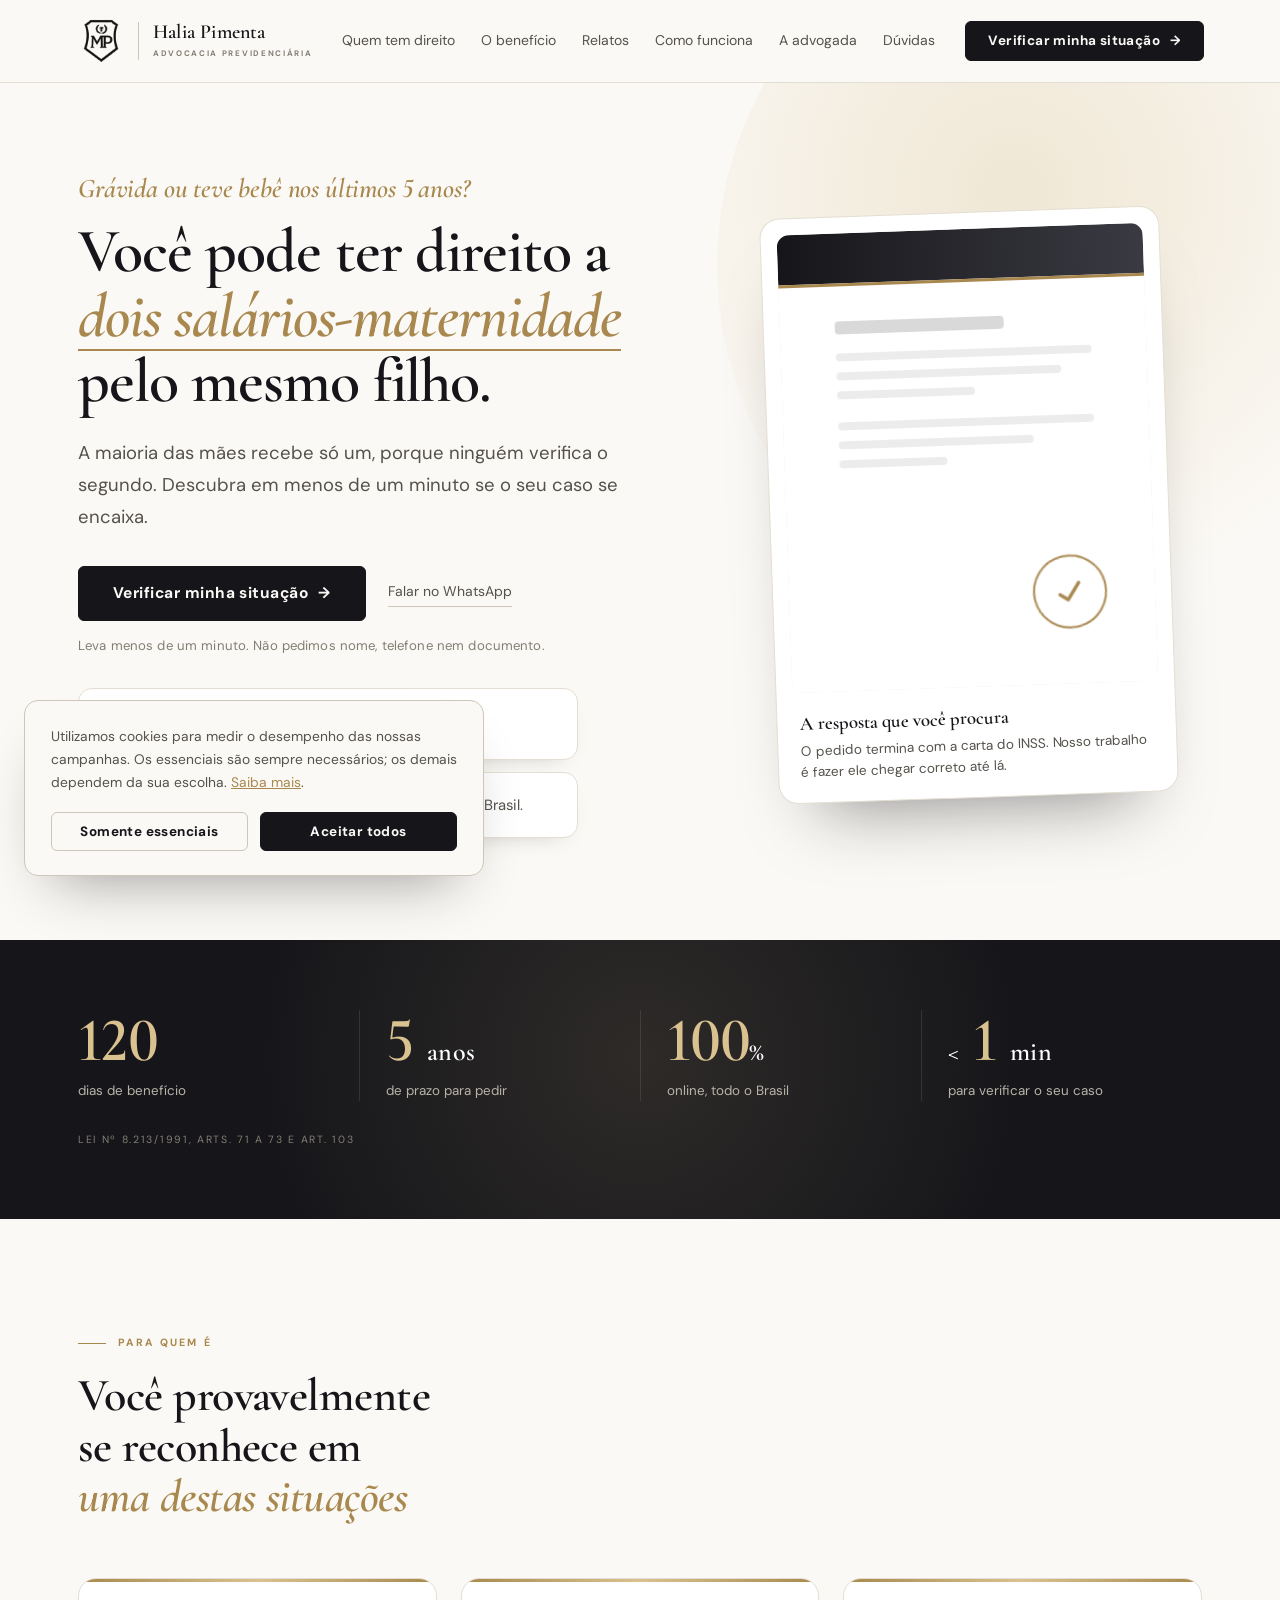
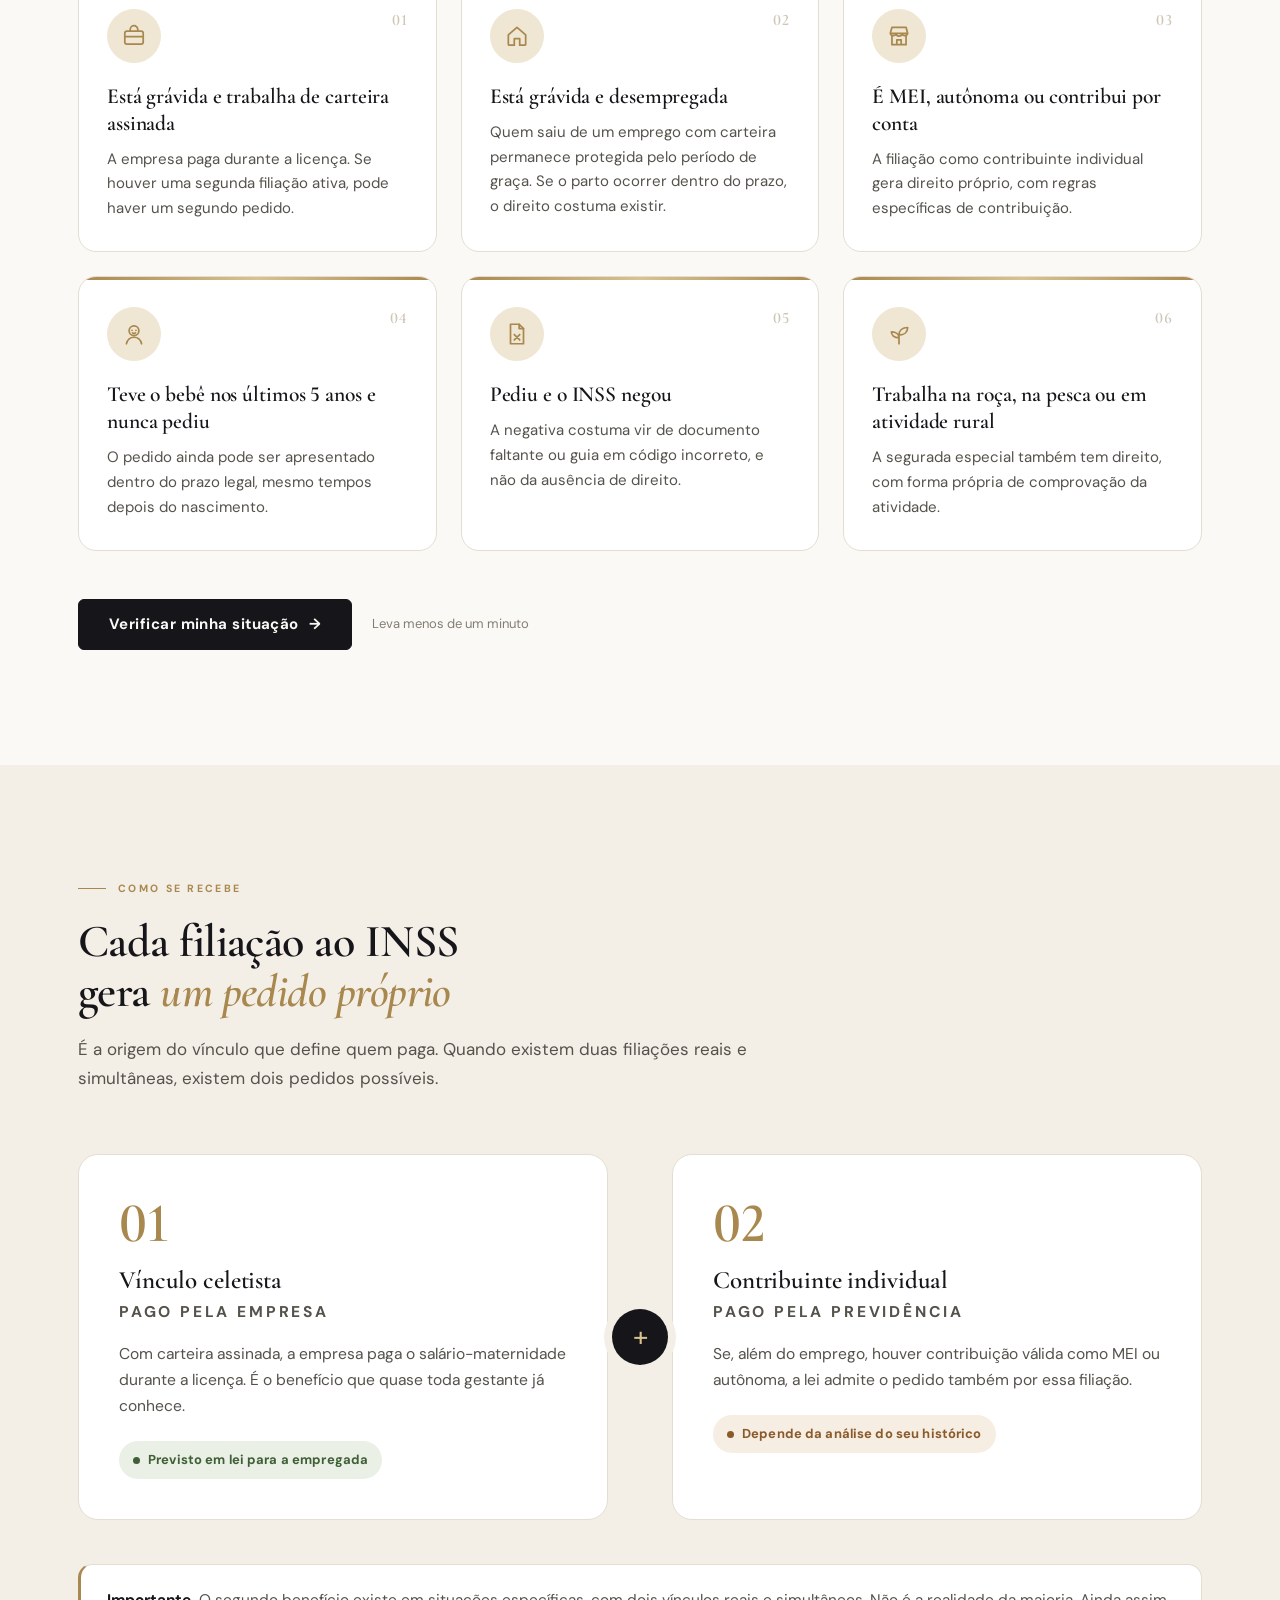
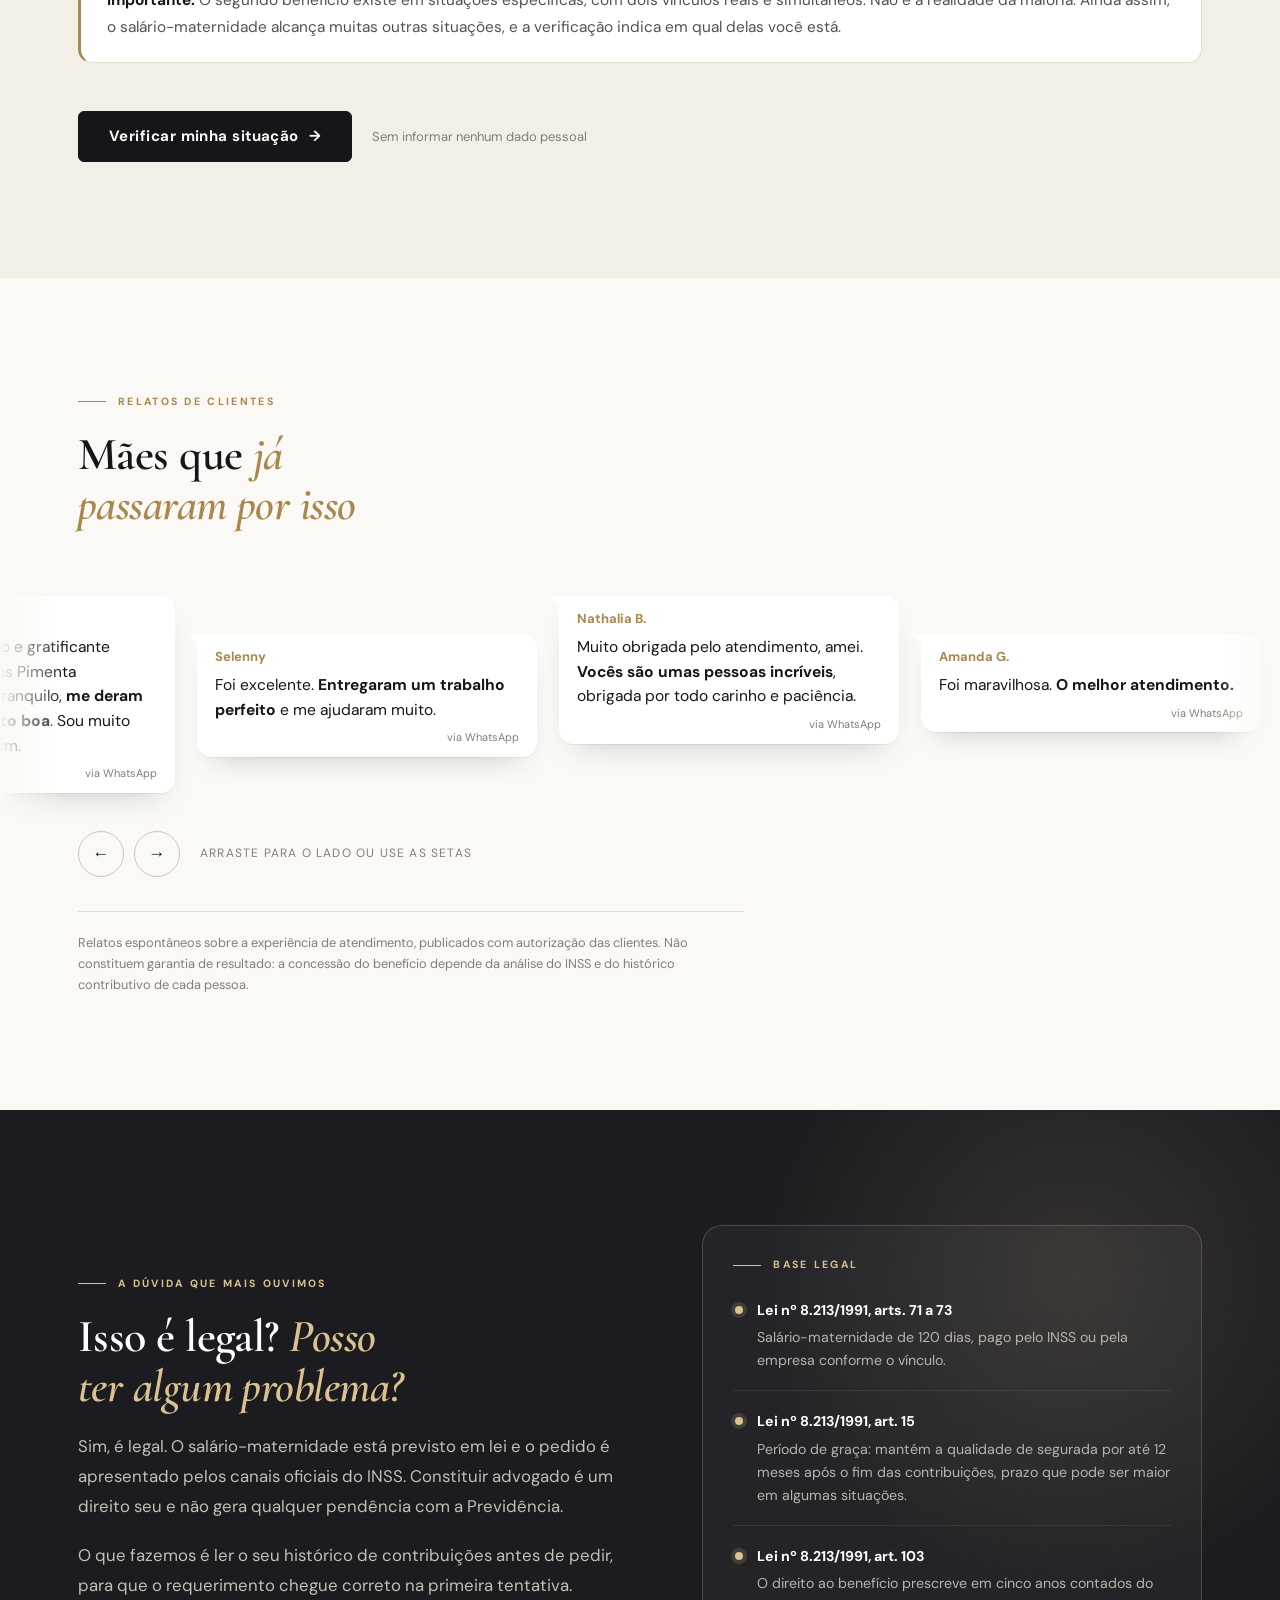
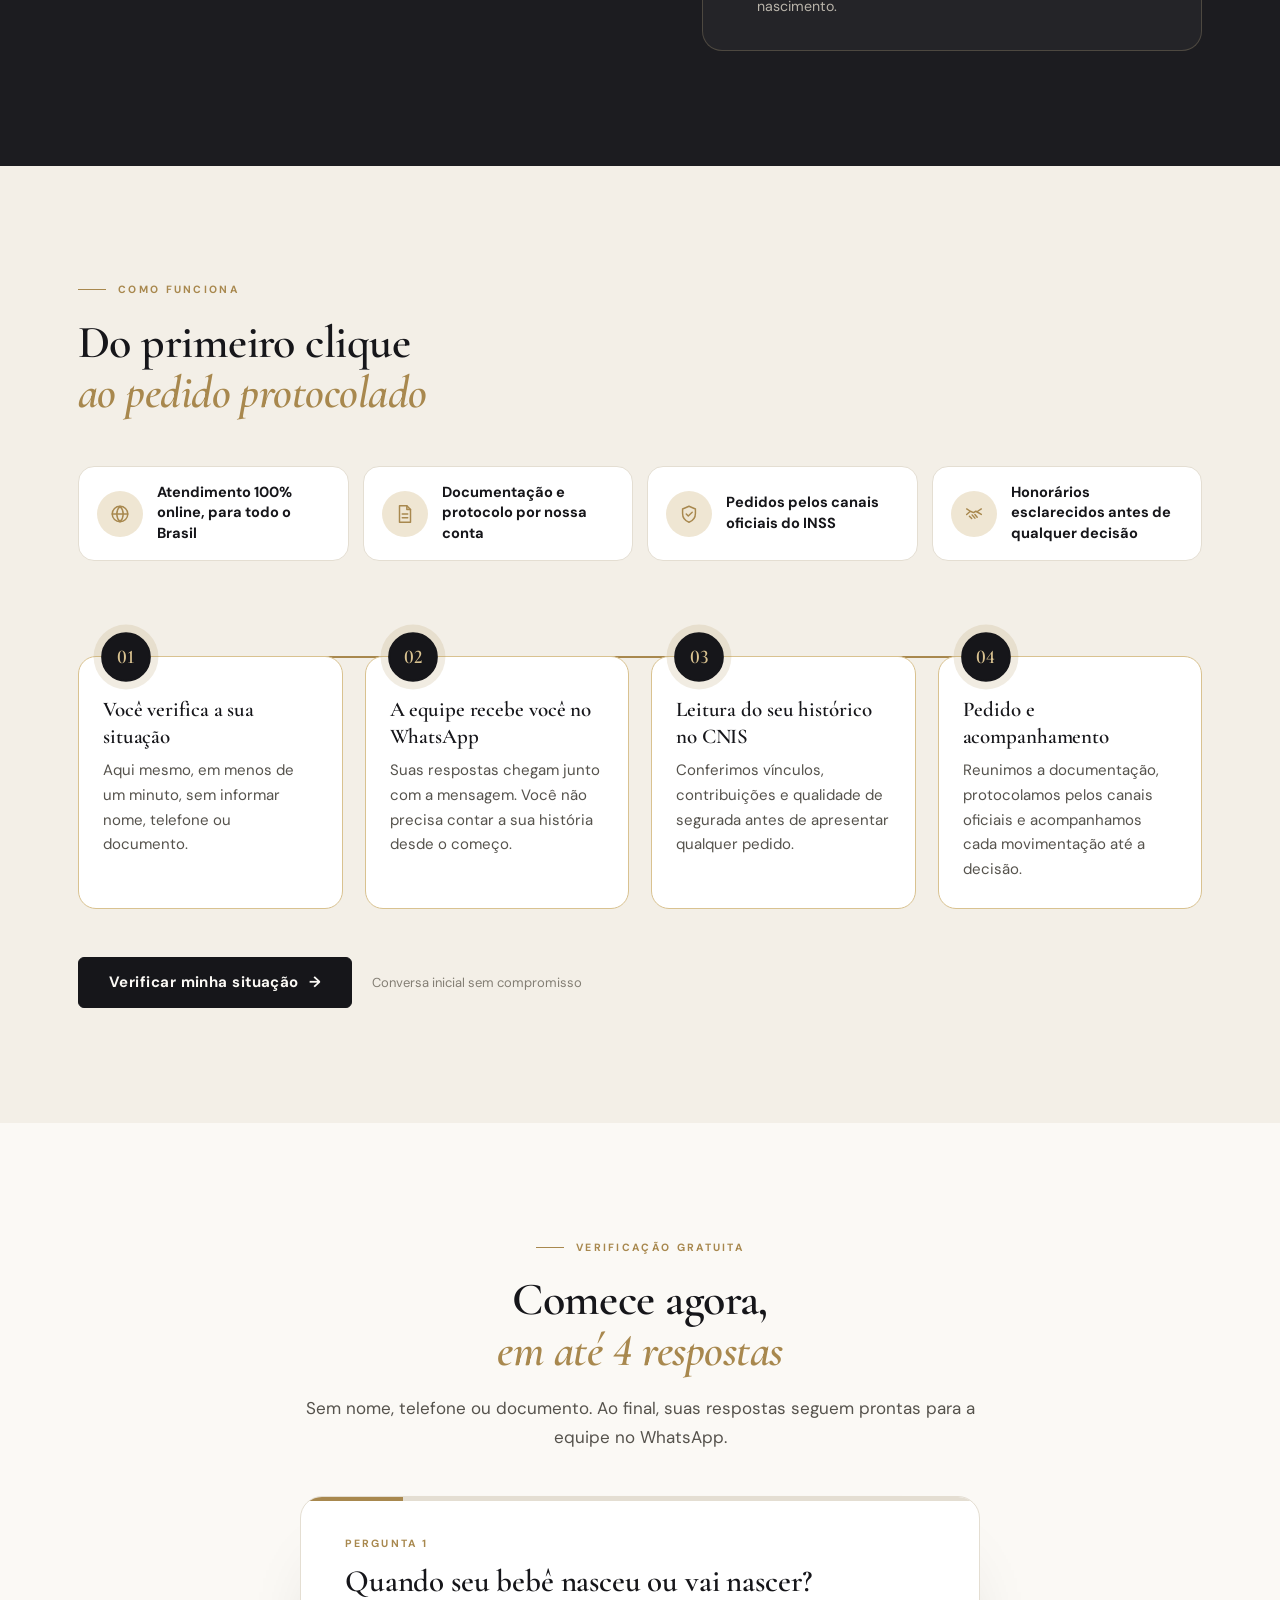
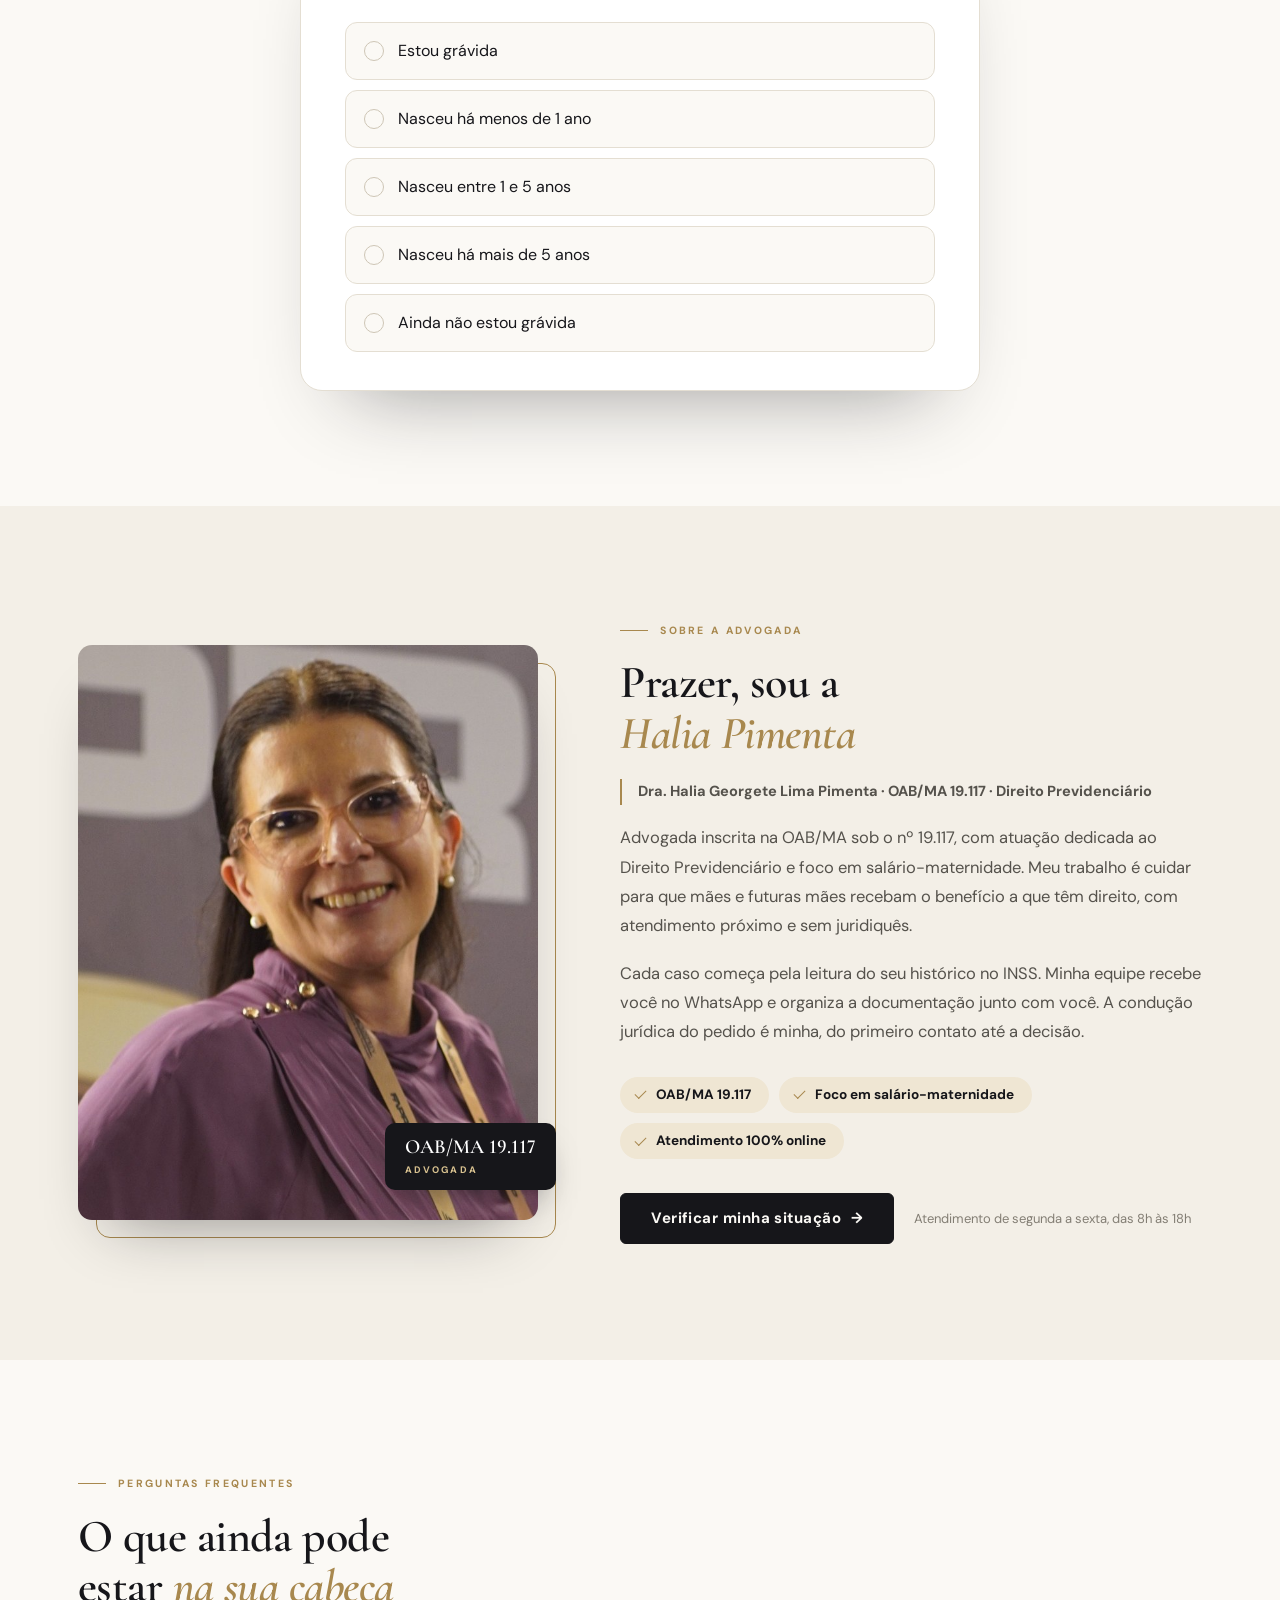
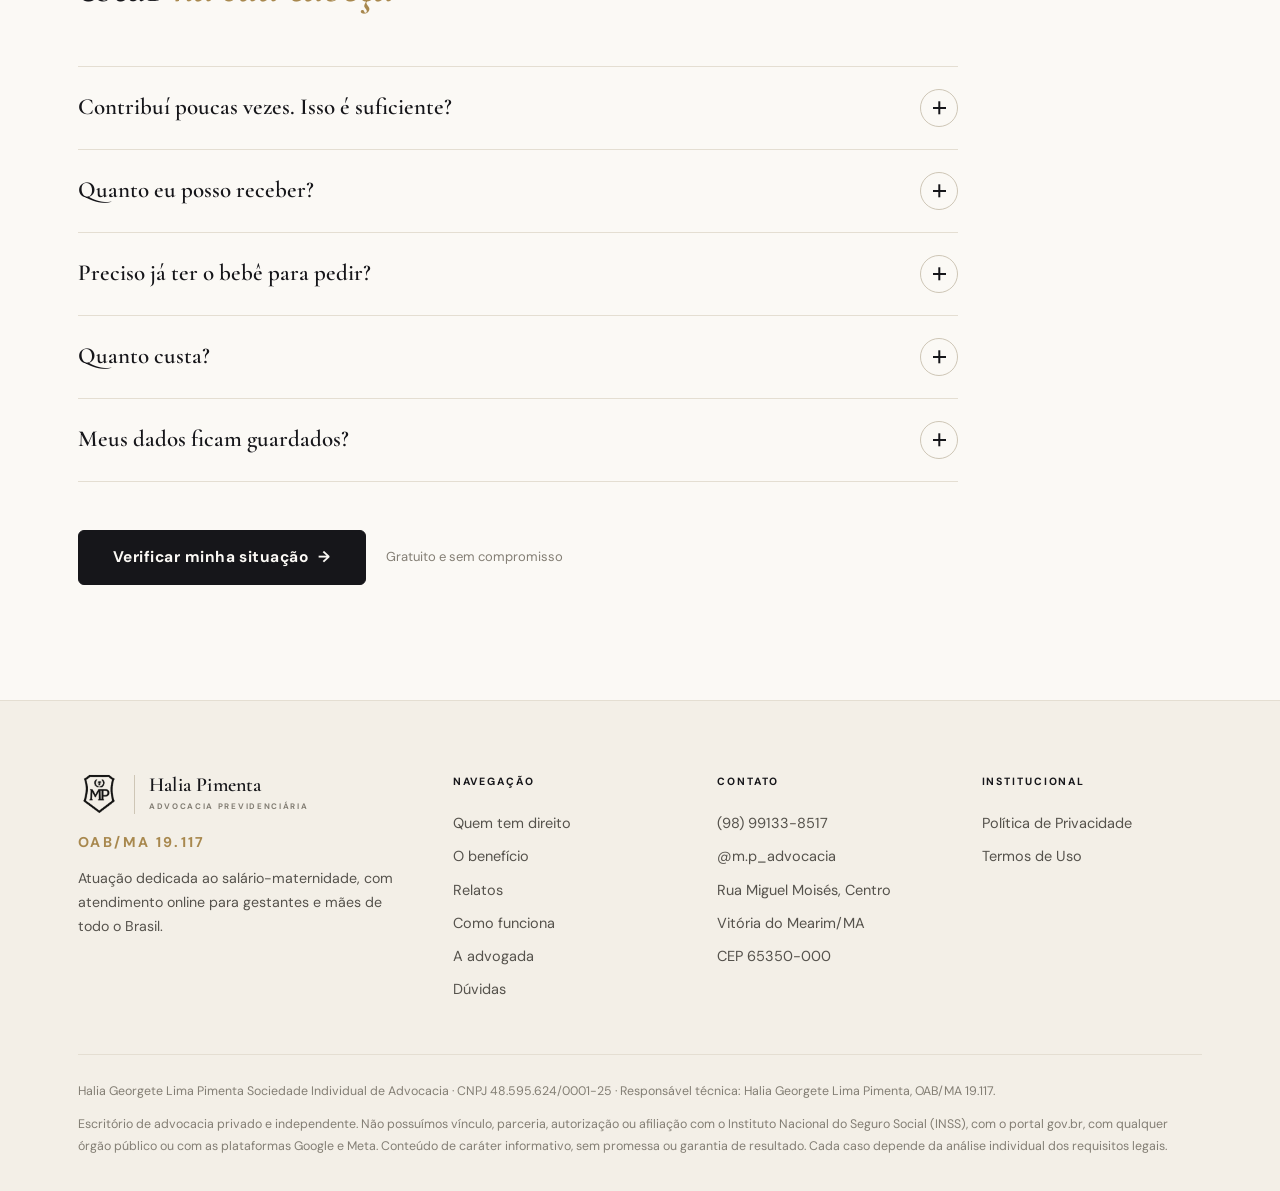
<file: index.html>
<!DOCTYPE html>
<html lang="pt-BR">
<head>
<meta charset="UTF-8">
<meta name="viewport" content="width=device-width, initial-scale=1, viewport-fit=cover">
<title>Salário-Maternidade | Dra. Halia Pimenta, Advocacia Previdenciária, OAB/MA 19.117</title>
<meta name="description" content="Advocacia previdenciária dedicada ao salário-maternidade. Verifique em menos de um minuto se a sua situação se enquadra nos requisitos do benefício. Atendimento online para todo o Brasil.">
<meta name="theme-color" content="#FBF9F5">
<meta property="og:type" content="website">
<meta property="og:locale" content="pt_BR">
<meta property="og:title" content="Salário-Maternidade | Dra. Halia Pimenta, OAB/MA 19.117">
<meta property="og:description" content="Verifique em menos de um minuto se a sua situação se enquadra nos requisitos do salário-maternidade.">
<link rel="icon" href="img/logo.png" type="image/png">

<link rel="preconnect" href="https://fonts.googleapis.com">
<link rel="preconnect" href="https://fonts.gstatic.com" crossorigin>
<link rel="preload" as="style" href="https://fonts.googleapis.com/css2?family=Cormorant+Garamond:ital,wght@0,500;0,600;1,500;1,600&family=DM+Sans:wght@400;700&display=swap">
<link rel="stylesheet" href="https://fonts.googleapis.com/css2?family=Cormorant+Garamond:ital,wght@0,500;0,600;1,500;1,600&family=DM+Sans:wght@400;700&display=swap" media="print" onload="this.media='all'">
<noscript><link rel="stylesheet" href="https://fonts.googleapis.com/css2?family=Cormorant+Garamond:ital,wght@0,500;0,600;1,500;1,600&family=DM+Sans:wght@400;700&display=swap"></noscript>
<link rel="stylesheet" href="styles.css">
</head>
<body>

<!-- Ícones de traço, reaproveitados pelos cartões. -->
<svg width="0" height="0" style="position:absolute" aria-hidden="true">
  <symbol id="i-carteira" viewBox="0 0 24 24"><rect x="3.5" y="7.5" width="17" height="12" rx="2"/><path d="M8.5 7.5V6a3.5 3.5 0 0 1 7 0v1.5M3.5 12.5h17"/></symbol>
  <symbol id="i-casa" viewBox="0 0 24 24"><path d="M4 11 12 4l8 7v8.5a1 1 0 0 1-1 1h-4.5v-6h-5v6H5a1 1 0 0 1-1-1z"/></symbol>
  <symbol id="i-loja" viewBox="0 0 24 24"><path d="M4 9.5 5.5 4h13L20 9.5M4 9.5h16M4 9.5a2.7 2.7 0 0 0 5.3 0 2.7 2.7 0 0 0 5.4 0 2.7 2.7 0 0 0 5.3 0M5.5 12v8h13v-8M10 20v-4.5h4V20"/></symbol>
  <symbol id="i-bebe" viewBox="0 0 24 24"><circle cx="12" cy="9" r="4.5"/><path d="M10.2 8.6h.01M13.8 8.6h.01M10.6 11c.9.7 1.9.7 2.8 0M5 21c1-4 3.6-6 7-6s6 2 7 6"/></symbol>
  <symbol id="i-negado" viewBox="0 0 24 24"><path d="M6 3h8l4 4v14H6z"/><path d="M14 3v4h4M9.5 12.5l5 5M14.5 12.5l-5 5"/></symbol>
  <symbol id="i-rural" viewBox="0 0 24 24"><path d="M12 21v-8M12 13c0-4 3-7 8-7 0 4-3 7-8 7zM12 15.5c0-3-2.5-5.5-7-5.5 0 3 2.5 5.5 7 5.5z"/></symbol>
  <symbol id="i-online" viewBox="0 0 24 24"><circle cx="12" cy="12" r="8.5"/><path d="M3.5 12h17M12 3.5c2.4 2.4 3.5 5.3 3.5 8.5s-1.1 6.1-3.5 8.5M12 3.5C9.6 5.9 8.5 8.8 8.5 12s1.1 6.1 3.5 8.5"/></symbol>
  <symbol id="i-doc" viewBox="0 0 24 24"><path d="M6 3h8l4 4v14H6z"/><path d="M14 3v4h4M9 12h6M9 16h6"/></symbol>
  <symbol id="i-escudo" viewBox="0 0 24 24"><path d="M12 3.5 5 6.5v5c0 4.4 3 8 7 9.5 4-1.5 7-5.1 7-9.5v-5z"/><path d="m9 12 2.2 2.2L15.5 10"/></symbol>
  <symbol id="i-acordo" viewBox="0 0 24 24"><path d="M4 12.5 8 9l3.5 1.5L14 9l6 3.5M8 9 4 6.5M16 9l4-2.5M7 14.5l2.5 2.5M10 13l3 3.5M13 12.5l2.5 3"/></symbol>
  <symbol id="i-check" viewBox="0 0 24 24"><path d="m5 12.5 4.5 4.5L19 7.5"/></symbol>
</svg>

<!-- ===================== CABEÇALHO ===================== -->
<header class="topo">
  <div class="wrap">
    <!-- Mobile: três linhas no canto esquerdo abrem a barra lateral. -->
    <button type="button" class="menu-btn" id="menuBtn" aria-label="Abrir menu de navegação"
            aria-controls="gaveta" aria-expanded="false">
      <span></span><span></span><span></span>
    </button>
    <a class="marca" href="#topo" aria-label="Halia Pimenta, Advocacia Previdenciária">
      <span class="marca-selo" aria-hidden="true">
        <i>H</i>
        <img src="img/logo.png" width="256" height="256" alt="" onerror="this.remove()">
      </span>
      <span class="marca-txt"><b>Halia Pimenta</b><small>Advocacia Previdenciária</small></span>
    </a>
    <!-- Âncoras também servem como sitelinks nos anúncios. -->
    <nav class="menu" aria-label="Navegação principal">
      <a href="#quem-tem-direito" data-secao="quem-tem-direito">Quem tem direito</a>
      <a href="#o-beneficio" data-secao="o-beneficio">O benefício</a>
      <a href="#relatos" data-secao="relatos">Relatos</a>
      <a href="#atendimento" data-secao="atendimento">Como funciona</a>
      <a href="#advogada" data-secao="advogada">A advogada</a>
      <a href="#duvidas" data-secao="duvidas">Dúvidas</a>
    </nav>
    <button type="button" class="btn" data-quiz="header">Verificar minha situação</button>
  </div>
</header>

<!-- ===================== BARRA LATERAL (MOBILE) ===================== -->
<div class="gaveta" id="gaveta" aria-hidden="true">
  <div class="gaveta-fundo" data-fechar-menu></div>
  <nav class="gaveta-painel" role="dialog" aria-modal="true" aria-label="Menu de navegação">
    <div class="gaveta-topo">
      <span class="marca">
        <span class="marca-selo" aria-hidden="true">
          <i>H</i>
          <img src="img/logo.png" width="256" height="256" alt="" onerror="this.remove()">
        </span>
        <span class="marca-txt"><b>Halia Pimenta</b><small>Advocacia Previdenciária</small></span>
      </span>
      <button type="button" class="gaveta-fechar" data-fechar-menu aria-label="Fechar menu">&times;</button>
    </div>

    <ol class="gaveta-links">
      <li><a href="#topo" data-secao="topo"><span>01</span>Início</a></li>
      <li><a href="#quem-tem-direito" data-secao="quem-tem-direito"><span>02</span>Quem tem direito</a></li>
      <li><a href="#o-beneficio" data-secao="o-beneficio"><span>03</span>O benefício</a></li>
      <li><a href="#relatos" data-secao="relatos"><span>04</span>Relatos de clientes</a></li>
      <li><a href="#atendimento" data-secao="atendimento"><span>05</span>Como funciona</a></li>
      <li><a href="#verificar" data-secao="verificar"><span>06</span>Verificação</a></li>
      <li><a href="#advogada" data-secao="advogada"><span>07</span>A advogada</a></li>
      <li><a href="#duvidas" data-secao="duvidas"><span>08</span>Dúvidas</a></li>
    </ol>

    <div class="gaveta-acoes">
      <button type="button" class="btn" data-quiz="menu">Verificar minha situação</button>
      <a class="hedge" data-hedge="menu" href="https://wa.me/5598991338517" target="_blank" rel="noopener">Falar no WhatsApp</a>
    </div>

    <p class="gaveta-rodape">Dra. Halia Pimenta · OAB/MA 19.117<br>Atendimento 100% online, para todo o Brasil</p>
  </nav>
</div>

<main>

<!-- ===================== 1. PROMESSA ===================== -->
<section class="hero" id="topo">
  <div class="wrap hero-grid">
    <div class="hero-texto">
      <p class="chamada">Grávida ou teve bebê nos últimos 5 anos?</p>

      <h1>Você pode ter direito a <em>dois salários-maternidade</em> pelo mesmo filho.</h1>

      <p class="hero-lead">A maioria das mães recebe só um, porque ninguém verifica o segundo.
      Descubra em menos de um minuto se o seu caso se encaixa.</p>

      <div class="hero-acoes">
        <button type="button" class="btn btn-grande" data-quiz="hero">Verificar minha situação</button>
        <a class="hedge" data-hedge="hero" href="https://wa.me/5598991338517" target="_blank" rel="noopener">Falar no WhatsApp</a>
      </div>

      <p class="hero-nota">Leva menos de um minuto. Não pedimos nome, telefone nem documento.</p>

      <div class="destaques">
        <p class="destaque"><svg aria-hidden="true"><use href="#i-bebe"/></svg>
        <span>O pedido pode ser feito em até <b>5 anos</b> depois do nascimento.</span></p>
        <p class="destaque"><svg aria-hidden="true"><use href="#i-escudo"/></svg>
        <span>Atendimento <b>sigiloso</b> e <b>100% online</b>, para todo o Brasil.</span></p>
      </div>
    </div>

    <!-- Prova do hero. Quando a carta real chegar, basta descomentar a <img> com o arquivo
         img/caso-1.webp (dados pessoais tarjados): o selo "Caso real" e a legenda de caso
         aparecem sozinhos. Sem imagem, o cartão mostra um documento ilustrativo e não
         afirma caso nenhum. -->
    <div class="hero-prova">
      <figure class="provinha">
        <span class="provinha-selo" aria-hidden="true">Caso<br>real</span>
        <div class="provinha-doc">
          <div class="doc-ilustra" aria-hidden="true">
            <i></i><i></i><i></i><i></i><i></i><i></i><i></i>
            <span class="doc-check"><svg><use href="#i-check"/></svg></span>
          </div>
          <!-- <img src="img/caso-1.webp" width="600" height="750" alt="Carta de concessão de salário-maternidade emitida pelo INSS, com dados pessoais ocultos"> -->
        </div>
        <figcaption>
          <span class="leg-caso"><b>Carta de concessão emitida</b>
          Documento oficial do INSS confirmando o benefício, obtido após análise jurídica do caso.</span>
          <span class="leg-ilustra"><b>A resposta que você procura</b>
          O pedido termina com a carta do INSS. Nosso trabalho é fazer ele chegar correto até lá.</span>
        </figcaption>
      </figure>
    </div>
  </div>
</section>

<!-- ===================== NÚMEROS ===================== -->
<section class="numeros" aria-label="O benefício em números">
  <div class="wrap">
    <div class="numeros-grid">
      <div class="stat"><b><span data-count="120">120</span></b><small>dias de benefício</small></div>
      <div class="stat"><b><span data-count="5">5</span> <i>anos</i></b><small>de prazo para pedir</small></div>
      <div class="stat"><b><span data-count="100">100</span><i>%</i></b><small>online, todo o Brasil</small></div>
      <div class="stat"><b><i>&lt;</i> <span data-count="1">1</span> <i>min</i></b><small>para verificar o seu caso</small></div>
    </div>
    <p class="numeros-lei">Lei nº 8.213/1991, arts. 71 a 73 e art. 103</p>
  </div>
</section>

<!-- ===================== 2. IDENTIFICAÇÃO ===================== -->
<section id="quem-tem-direito">
  <div class="wrap">
    <div class="cab reveal">
      <span class="eyebrow">Para quem é</span>
      <h2 class="tit">Você provavelmente se reconhece em <em>uma destas situações</em></h2>
    </div>

    <div class="cards-casos">
      <article class="card-caso">
        <span class="card-ico"><svg aria-hidden="true"><use href="#i-carteira"/></svg></span>
        <span class="card-n">01</span>
        <h3>Está grávida e trabalha de carteira assinada</h3>
        <p>A empresa paga durante a licença. Se houver uma segunda filiação ativa, pode haver um
        segundo pedido.</p>
      </article>
      <article class="card-caso">
        <span class="card-ico"><svg aria-hidden="true"><use href="#i-casa"/></svg></span>
        <span class="card-n">02</span>
        <h3>Está grávida e desempregada</h3>
        <p>Quem saiu de um emprego com carteira permanece protegida pelo período de graça. Se o
        parto ocorrer dentro do prazo, o direito costuma existir.</p>
      </article>
      <article class="card-caso">
        <span class="card-ico"><svg aria-hidden="true"><use href="#i-loja"/></svg></span>
        <span class="card-n">03</span>
        <h3>É MEI, autônoma ou contribui por conta</h3>
        <p>A filiação como contribuinte individual gera direito próprio, com regras específicas de
        contribuição.</p>
      </article>
      <article class="card-caso">
        <span class="card-ico"><svg aria-hidden="true"><use href="#i-bebe"/></svg></span>
        <span class="card-n">04</span>
        <h3>Teve o bebê nos últimos 5 anos e nunca pediu</h3>
        <p>O pedido ainda pode ser apresentado dentro do prazo legal, mesmo tempos depois do
        nascimento.</p>
      </article>
      <article class="card-caso">
        <span class="card-ico"><svg aria-hidden="true"><use href="#i-negado"/></svg></span>
        <span class="card-n">05</span>
        <h3>Pediu e o INSS negou</h3>
        <p>A negativa costuma vir de documento faltante ou guia em código incorreto, e não da
        ausência de direito.</p>
      </article>
      <article class="card-caso">
        <span class="card-ico"><svg aria-hidden="true"><use href="#i-rural"/></svg></span>
        <span class="card-n">06</span>
        <h3>Trabalha na roça, na pesca ou em atividade rural</h3>
        <p>A segurada especial também tem direito, com forma própria de comprovação da atividade.</p>
      </article>
    </div>

    <div class="acao-secao reveal">
      <button type="button" class="btn" data-quiz="identificacao">Verificar minha situação</button>
      <span>Leva menos de um minuto</span>
    </div>
  </div>
</section>

<!-- ===================== 3. COMO RECEBER ===================== -->
<section id="o-beneficio" class="sec-papel2">
  <div class="wrap">
    <div class="cab reveal">
      <span class="eyebrow">Como se recebe</span>
      <h2 class="tit">Cada filiação ao INSS gera <em>um pedido próprio</em></h2>
      <p class="sub">É a origem do vínculo que define quem paga. Quando existem duas filiações reais
      e simultâneas, existem dois pedidos possíveis.</p>
    </div>

    <div class="comparativo">
      <div class="via">
        <span class="via-ordem">01</span>
        <h3>Vínculo celetista</h3>
        <p class="via-fonte">Pago pela empresa</p>
        <p>Com carteira assinada, a empresa paga o salário-maternidade durante a licença. É o
        benefício que quase toda gestante já conhece.</p>
        <span class="via-estado garantido">Previsto em lei para a empregada</span>
      </div>

      <span class="via-mais reveal" aria-hidden="true">+</span>

      <div class="via">
        <span class="via-ordem">02</span>
        <h3>Contribuinte individual</h3>
        <p class="via-fonte">Pago pela Previdência</p>
        <p>Se, além do emprego, houver contribuição válida como MEI ou autônoma, a lei admite o
        pedido também por essa filiação.</p>
        <span class="via-estado condicional">Depende da análise do seu histórico</span>
      </div>
    </div>

    <p class="ressalva reveal"><strong>Importante.</strong> O segundo benefício existe em situações
    específicas, com dois vínculos reais e simultâneos. Não é a realidade da maioria. Ainda assim,
    o salário-maternidade alcança muitas outras situações, e a verificação indica em qual delas
    você está.</p>

    <div class="acao-secao reveal">
      <button type="button" class="btn" data-quiz="beneficio">Verificar minha situação</button>
      <span>Sem informar nenhum dado pessoal</span>
    </div>
  </div>
</section>

<!-- ===================== 4. RELATOS ===================== -->
<section id="relatos" class="relatos">
  <div class="wrap">
    <div class="cab reveal">
      <span class="eyebrow">Relatos de clientes</span>
      <h2 class="tit">Mães que <em>já passaram por isso</em></h2>
    </div>
  </div>

  <!-- Mensagens transcritas dos prints, em formato de conversa. O script clona a
       faixa para o loop contínuo; os clones ficam fora da árvore de acessibilidade. -->
  <div class="relatos-trilho" id="relatosTrilho" tabindex="0" role="region"
       aria-roledescription="carrossel" aria-label="Relatos de clientes. Use as setas para navegar.">
    <div class="chat-faixa" id="relatosFaixa">
      <figure class="msg">
        <figcaption class="msg-nome">Kawanny V.</figcaption>
        <blockquote><p>Foi muito maravilhoso e gratificante trabalhar com a Matos Pimenta Advocacia,
        foi tudo tranquilo, <strong>me deram uma confiança muito boa</strong>. Sou muito grata por me
        ajudarem.</p></blockquote>
        <span class="msg-via">via WhatsApp</span>
        <span class="digitando" aria-hidden="true"><i></i><i></i><i></i></span>
      </figure>

      <figure class="msg">
        <figcaption class="msg-nome">Selenny</figcaption>
        <blockquote><p>Foi excelente. <strong>Entregaram um trabalho perfeito</strong> e me ajudaram
        muito.</p></blockquote>
        <span class="msg-via">via WhatsApp</span>
        <span class="digitando" aria-hidden="true"><i></i><i></i><i></i></span>
      </figure>

      <figure class="msg">
        <figcaption class="msg-nome">Nathalia B.</figcaption>
        <blockquote><p>Muito obrigada pelo atendimento, amei. <strong>Vocês são umas pessoas
        incríveis</strong>, obrigada por todo carinho e paciência.</p></blockquote>
        <span class="msg-via">via WhatsApp</span>
        <span class="digitando" aria-hidden="true"><i></i><i></i><i></i></span>
      </figure>

      <figure class="msg">
        <figcaption class="msg-nome">Amanda G.</figcaption>
        <blockquote><p>Foi maravilhosa. <strong>O melhor atendimento.</strong></p></blockquote>
        <span class="msg-via">via WhatsApp</span>
        <span class="digitando" aria-hidden="true"><i></i><i></i><i></i></span>
      </figure>
    </div>
  </div>

  <div class="wrap">
    <div class="relatos-ctrl">
      <button type="button" class="ctrl" data-relatos="-1" aria-label="Relato anterior">&larr;</button>
      <button type="button" class="ctrl" data-relatos="1" aria-label="Próximo relato">&rarr;</button>
      <span class="relatos-dica" aria-hidden="true">Arraste para o lado ou use as setas</span>
    </div>

    <p class="nota-legal">Relatos espontâneos sobre a experiência de atendimento, publicados com
    autorização das clientes. Não constituem garantia de resultado: a concessão do benefício
    depende da análise do INSS e do histórico contributivo de cada pessoa.</p>
  </div>
</section>

<!-- ===================== 5. DÚVIDA PRINCIPAL + BASE LEGAL ===================== -->
<section class="duvida sec-escura">
  <div class="wrap duvida-grid">
    <div class="reveal">
      <span class="eyebrow">A dúvida que mais ouvimos</span>
      <h2 class="tit">Isso é legal? <em>Posso ter algum problema?</em></h2>
      <p class="txt">Sim, é legal. O salário-maternidade está previsto em lei e o pedido é
      apresentado pelos canais oficiais do INSS. Constituir advogado é um direito seu e não gera
      qualquer pendência com a Previdência.</p>
      <p class="txt">O que fazemos é ler o seu histórico de contribuições antes de pedir, para que o
      requerimento chegue correto na primeira tentativa.</p>
    </div>

    <aside class="base-legal reveal" aria-label="Base legal">
      <span class="eyebrow">Base legal</span>
      <dl>
        <div><dt>Lei nº 8.213/1991, arts. 71 a 73</dt>
        <dd>Salário-maternidade de 120 dias, pago pelo INSS ou pela empresa conforme o vínculo.</dd></div>
        <div><dt>Lei nº 8.213/1991, art. 15</dt>
        <dd>Período de graça: mantém a qualidade de segurada por até 12 meses após o fim das
        contribuições, prazo que pode ser maior em algumas situações.</dd></div>
        <div><dt>Lei nº 8.213/1991, art. 103</dt>
        <dd>O direito ao benefício prescreve em cinco anos contados do nascimento.</dd></div>
      </dl>
    </aside>
  </div>
</section>

<!-- ===================== 6. ATENDIMENTO ===================== -->
<section id="atendimento" class="sec-papel2">
  <div class="wrap">
    <div class="cab reveal">
      <span class="eyebrow">Como funciona</span>
      <h2 class="tit">Do primeiro clique <em>ao pedido protocolado</em></h2>
    </div>

    <ul class="compromissos">
      <li><span class="card-ico"><svg aria-hidden="true"><use href="#i-online"/></svg></span>
        Atendimento 100% online, para todo o Brasil</li>
      <li><span class="card-ico"><svg aria-hidden="true"><use href="#i-doc"/></svg></span>
        Documentação e protocolo por nossa conta</li>
      <li><span class="card-ico"><svg aria-hidden="true"><use href="#i-escudo"/></svg></span>
        Pedidos pelos canais oficiais do INSS</li>
      <li><span class="card-ico"><svg aria-hidden="true"><use href="#i-acordo"/></svg></span>
        Honorários esclarecidos antes de qualquer decisão</li>
    </ul>

    <div class="etapas" id="etapas">
      <article class="etapa">
        <span class="etapa-n">01</span>
        <h3>Você verifica a sua situação</h3>
        <p>Aqui mesmo, em menos de um minuto, sem informar nome, telefone ou documento.</p>
      </article>
      <article class="etapa">
        <span class="etapa-n">02</span>
        <h3>A equipe recebe você no WhatsApp</h3>
        <p>Suas respostas chegam junto com a mensagem. Você não precisa contar a sua história
        desde o começo.</p>
      </article>
      <article class="etapa">
        <span class="etapa-n">03</span>
        <h3>Leitura do seu histórico no CNIS</h3>
        <p>Conferimos vínculos, contribuições e qualidade de segurada antes de apresentar
        qualquer pedido.</p>
      </article>
      <article class="etapa">
        <span class="etapa-n">04</span>
        <h3>Pedido e acompanhamento</h3>
        <p>Reunimos a documentação, protocolamos pelos canais oficiais e acompanhamos cada
        movimentação até a decisão.</p>
      </article>
    </div>

    <div class="acao-secao reveal">
      <button type="button" class="btn" data-quiz="atendimento">Verificar minha situação</button>
      <span>Conversa inicial sem compromisso</span>
    </div>
  </div>
</section>

<!-- ===================== 7. VERIFICAÇÃO NA PÁGINA ===================== -->
<!-- A primeira pergunta do quiz já aparece aqui. Ao escolher, o modal abre
     direto na pergunta seguinte, com a resposta registrada. -->
<section id="verificar" class="verificar">
  <div class="wrap">
    <div class="cab cab-centro reveal">
      <span class="eyebrow">Verificação gratuita</span>
      <h2 class="tit">Comece agora, <em>em até 4 respostas</em></h2>
      <p class="sub">Sem nome, telefone ou documento. Ao final, suas respostas seguem prontas para a
      equipe no WhatsApp.</p>
    </div>

    <div class="vq reveal">
      <div class="vq-barra"><i></i></div>
      <p class="vq-passo">Pergunta 1</p>
      <h3 class="vq-pergunta">Quando seu bebê nasceu ou vai nascer?</h3>
      <div class="vq-opcoes">
        <button type="button" class="vq-op" data-v="gravida"><span class="b"></span>Estou grávida</button>
        <button type="button" class="vq-op" data-v="menos1"><span class="b"></span>Nasceu há menos de 1 ano</button>
        <button type="button" class="vq-op" data-v="1a5"><span class="b"></span>Nasceu entre 1 e 5 anos</button>
        <button type="button" class="vq-op" data-v="mais5"><span class="b"></span>Nasceu há mais de 5 anos</button>
        <button type="button" class="vq-op" data-v="naoainda"><span class="b"></span>Ainda não estou grávida</button>
      </div>
    </div>
  </div>
</section>

<!-- ===================== 8. QUEM RESOLVE ===================== -->
<section id="advogada" class="sobre sec-papel2">
  <div class="wrap">
    <div class="sobre-grid reveal">
      <figure class="retrato">
        <img src="img/halia.jpg" width="707" height="884" loading="lazy" decoding="async"
             alt="Dra. Halia Georgete Lima Pimenta, advogada previdenciária">
        <figcaption class="retrato-selo">
          <b>OAB/MA 19.117</b>
          <span>Advogada</span>
        </figcaption>
      </figure>

      <div class="sobre-txt">
        <span class="eyebrow">Sobre a advogada</span>
        <h2 class="tit">Prazer, sou a <em>Halia Pimenta</em></h2>

        <p class="sobre-linha">Dra. Halia Georgete Lima Pimenta · OAB/MA 19.117 · Direito
        Previdenciário</p>

        <p>Advogada inscrita na OAB/MA sob o nº 19.117, com atuação dedicada ao Direito
        Previdenciário e foco em salário-maternidade. Meu trabalho é cuidar para que mães e futuras
        mães recebam o benefício a que têm direito, com atendimento próximo e sem juridiquês.</p>

        <p>Cada caso começa pela leitura do seu histórico no INSS. Minha equipe recebe você no
        WhatsApp e organiza a documentação junto com você. A condução jurídica do pedido é minha,
        do primeiro contato até a decisão.</p>

        <ul class="selos">
          <li>OAB/MA 19.117</li>
          <li>Foco em salário-maternidade</li>
          <li>Atendimento 100% online</li>
        </ul>

        <div class="acao-secao">
          <button type="button" class="btn" data-quiz="advogada">Verificar minha situação</button>
          <span>Atendimento de segunda a sexta, das 8h às 18h</span>
        </div>
      </div>
    </div>
  </div>
</section>

<!-- ===================== 9. DÚVIDAS ===================== -->
<section id="duvidas" class="faq">
  <div class="wrap">
    <div class="cab reveal">
      <span class="eyebrow">Perguntas frequentes</span>
      <h2 class="tit">O que ainda pode estar <em>na sua cabeça</em></h2>
    </div>

    <div class="faq-lista reveal">
      <details>
        <summary>Contribuí poucas vezes. Isso é suficiente?<span class="faq-ico" aria-hidden="true"></span></summary>
        <p class="resp">Depende da sua categoria de segurada. As regras de carência variam entre
        empregada, contribuinte individual, facultativa e segurada especial. A análise do CNIS é o
        que responde com segurança no seu caso.</p>
      </details>
      <details>
        <summary>Quanto eu posso receber?<span class="faq-ico" aria-hidden="true"></span></summary>
        <p class="resp">Depende do seu histórico de contribuições. Não estimamos valores sem antes
        analisar o CNIS, porque qualquer número dito fora dessa análise seria especulação.</p>
      </details>
      <details>
        <summary>Preciso já ter o bebê para pedir?<span class="faq-ico" aria-hidden="true"></span></summary>
        <p class="resp">O momento certo depende do seu caso: gestação, parto ou adoção. Na
        verificação e na conversa seguinte explicamos qual é a etapa adequada para você.</p>
      </details>
      <details>
        <summary>Quanto custa?<span class="faq-ico" aria-hidden="true"></span></summary>
        <p class="resp">A conversa inicial é sem compromisso. Os honorários são esclarecidos de
        forma clara antes de qualquer decisão, observados os parâmetros da tabela da OAB.</p>
      </details>
      <details>
        <summary>Meus dados ficam guardados?<span class="faq-ico" aria-hidden="true"></span></summary>
        <p class="resp">A verificação não solicita nome, telefone ou documento, e nenhuma resposta
        é armazenada. Elas apenas compõem o texto da mensagem no seu próprio WhatsApp. Veja a
        <a href="politica-privacidade.html">Política de Privacidade</a>.</p>
      </details>
    </div>

    <div class="acao-secao reveal">
      <button type="button" class="btn btn-grande" data-quiz="faq">Verificar minha situação</button>
      <span>Gratuito e sem compromisso</span>
    </div>
  </div>
</section>

</main>

<!-- ===================== RODAPÉ ===================== -->
<footer class="rodape">
  <div class="wrap">
    <div class="rod-grid">
      <div class="rod-marca">
        <div class="marca">
          <span class="marca-selo" aria-hidden="true">
            <i>H</i>
            <img src="img/logo.png" width="256" height="256" alt="" onerror="this.remove()">
          </span>
          <span class="marca-txt"><b>Halia Pimenta</b><small>Advocacia Previdenciária</small></span>
        </div>
        <p class="rod-oab">OAB/MA 19.117</p>
        <p>Atuação dedicada ao salário-maternidade, com atendimento online para gestantes e mães
        de todo o Brasil.</p>
      </div>

      <div>
        <h5>Navegação</h5>
        <ul class="rod-lista">
          <li><a href="#quem-tem-direito">Quem tem direito</a></li>
          <li><a href="#o-beneficio">O benefício</a></li>
          <li><a href="#relatos">Relatos</a></li>
          <li><a href="#atendimento">Como funciona</a></li>
          <li><a href="#advogada">A advogada</a></li>
          <li><a href="#duvidas">Dúvidas</a></li>
        </ul>
      </div>

      <div>
        <h5>Contato</h5>
        <ul class="rod-lista">
          <li><a href="https://wa.me/5598991338517" target="_blank" rel="noopener">(98) 99133-8517</a></li>
          <li><a href="https://www.instagram.com/m.p_advocacia/" target="_blank" rel="noopener">@m.p_advocacia</a></li>
          <li>Rua Miguel Moisés, Centro</li>
          <li>Vitória do Mearim/MA</li>
          <li>CEP 65350-000</li>
        </ul>
      </div>

      <div>
        <h5>Institucional</h5>
        <ul class="rod-lista">
          <li><a href="politica-privacidade.html">Política de Privacidade</a></li>
          <li><a href="termos-de-uso.html">Termos de Uso</a></li>
        </ul>
      </div>
    </div>

    <div class="rod-legal">
      <p>Halia Georgete Lima Pimenta Sociedade Individual de Advocacia · CNPJ 48.595.624/0001-25 ·
      Responsável técnica: Halia Georgete Lima Pimenta, OAB/MA 19.117.</p>
      <p>Escritório de advocacia privado e independente. Não possuímos vínculo, parceria,
      autorização ou afiliação com o Instituto Nacional do Seguro Social (INSS), com o portal
      gov.br, com qualquer órgão público ou com as plataformas Google e Meta. Conteúdo de caráter
      informativo, sem promessa ou garantia de resultado. Cada caso depende da análise individual
      dos requisitos legais.</p>
    </div>
  </div>
</footer>

<!-- ===================== BARRA FIXA (MOBILE) ===================== -->
<div class="barra-fixa" id="barraFixa">
  <button type="button" class="btn" data-quiz="barra_fixa">Verificar minha situação</button>
  <span>Menos de 1 minuto</span>
</div>

<!-- ===================== VERIFICAÇÃO ===================== -->
<div class="sq-modal" id="sqModal" role="dialog" aria-modal="true" aria-labelledby="sqTitulo">
  <div class="sq-painel">
    <div class="sq-topo">
      <div class="sq-medidor">
        <div class="sq-barra"><i id="sqBarra"></i></div>
        <span id="sqPct">Análise 0% concluída</span>
      </div>
      <button type="button" class="sq-fechar" id="sqFechar" aria-label="Fechar verificação">&times;</button>
    </div>
    <div class="sq-corpo" id="sqCorpo"></div>
    <div class="sq-rodape">
      Nenhuma resposta é armazenada · <a href="politica-privacidade.html">Privacidade</a>
    </div>
  </div>
</div>

<!-- ===================== COOKIES ===================== -->
<div class="cookie" id="cookieBanner">
  <p>Utilizamos cookies para medir o desempenho das nossas campanhas. Os essenciais são sempre
  necessários; os demais dependem da sua escolha.
  <a href="politica-privacidade.html">Saiba mais</a>.</p>
  <div class="cookie-acoes">
    <button type="button" class="btn recusar" id="ckRecusar">Somente essenciais</button>
    <button type="button" class="btn" id="ckAceitar">Aceitar todos</button>
  </div>
</div>

<script src="script.js" defer></script>
</body>
</html>
</file>
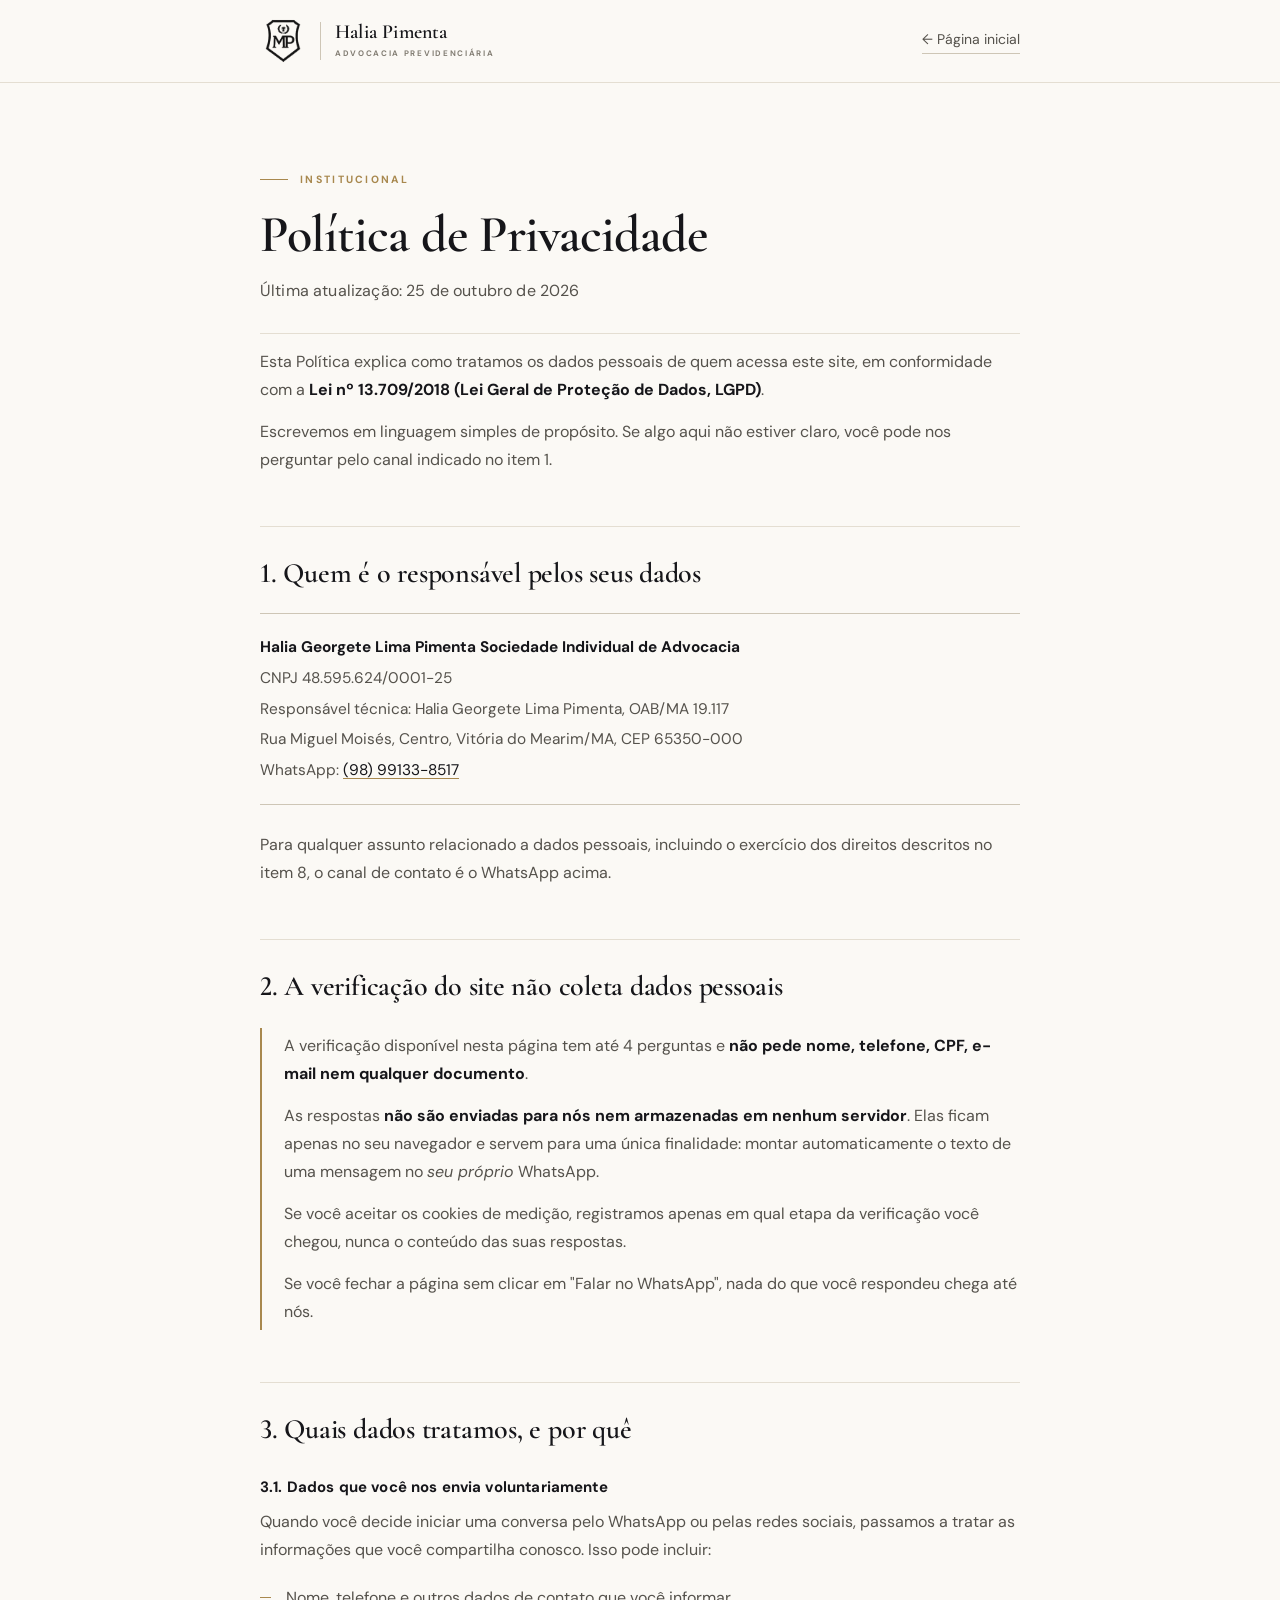
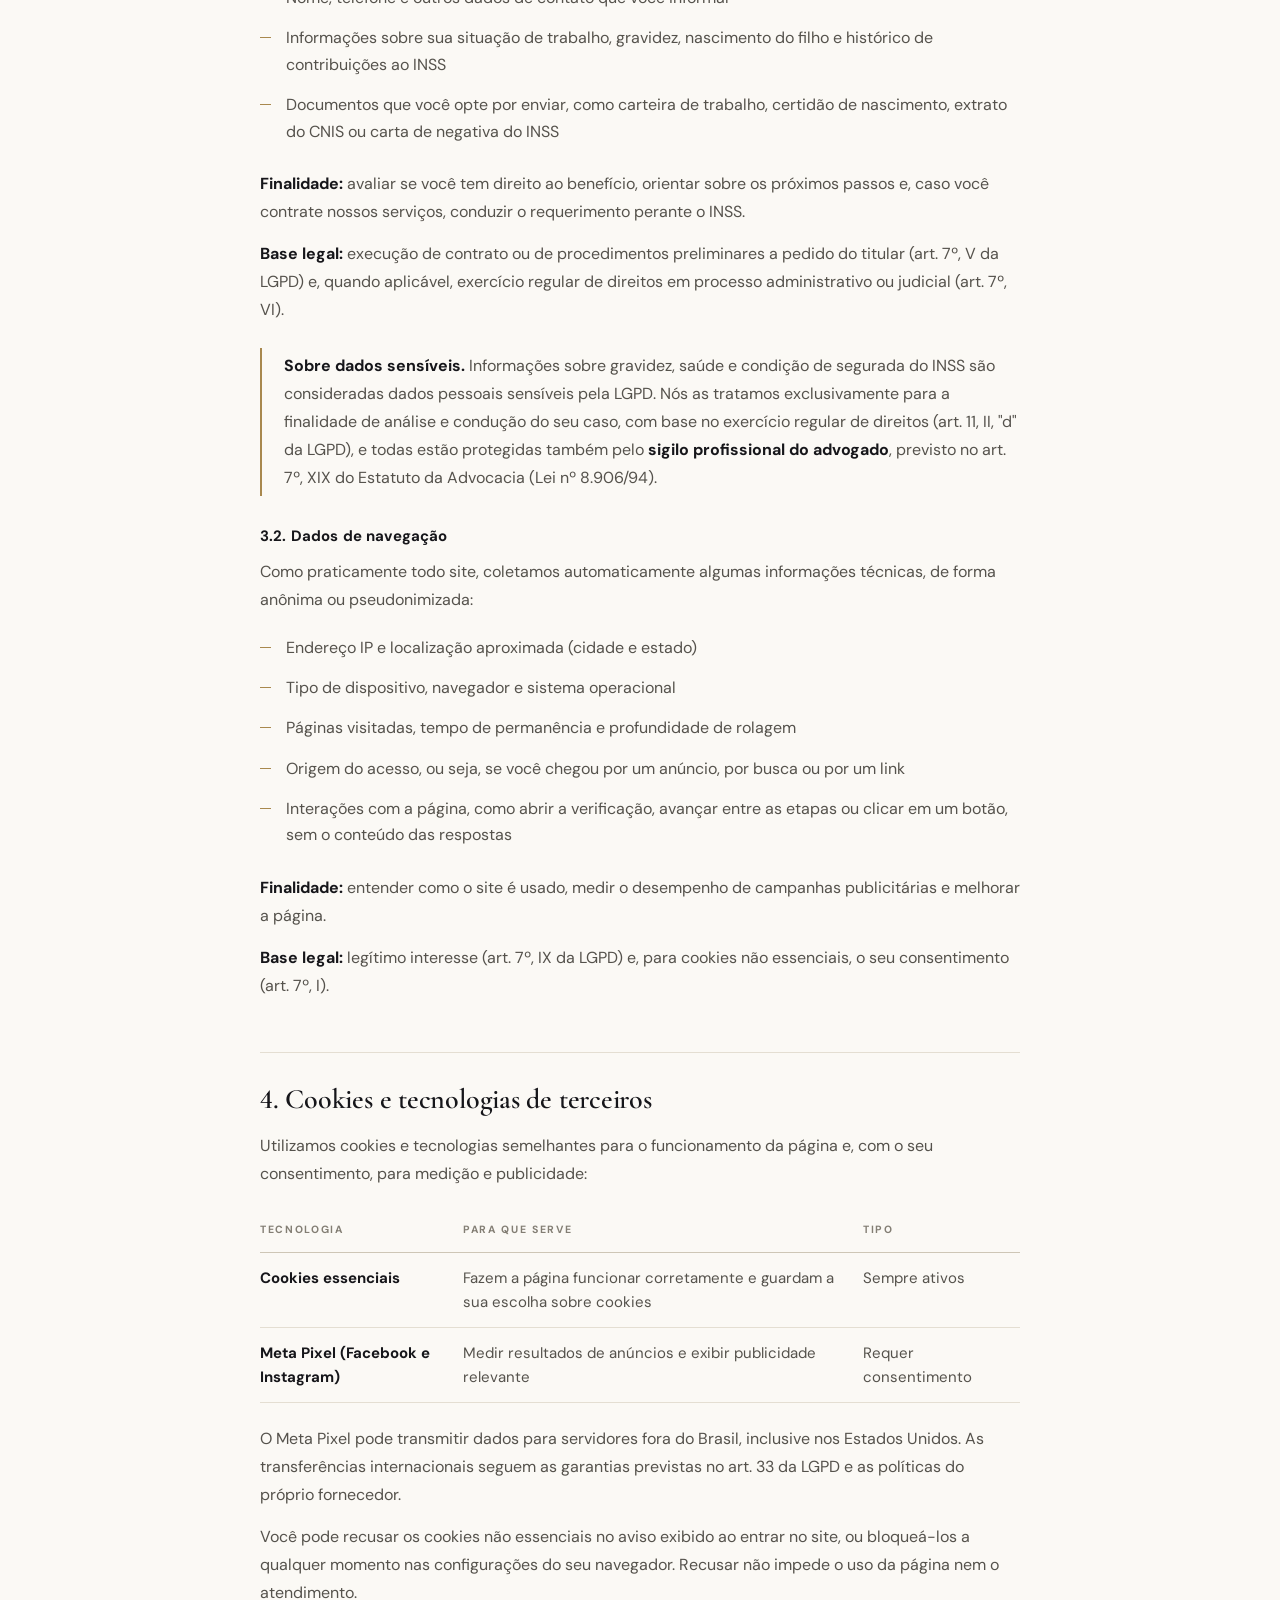
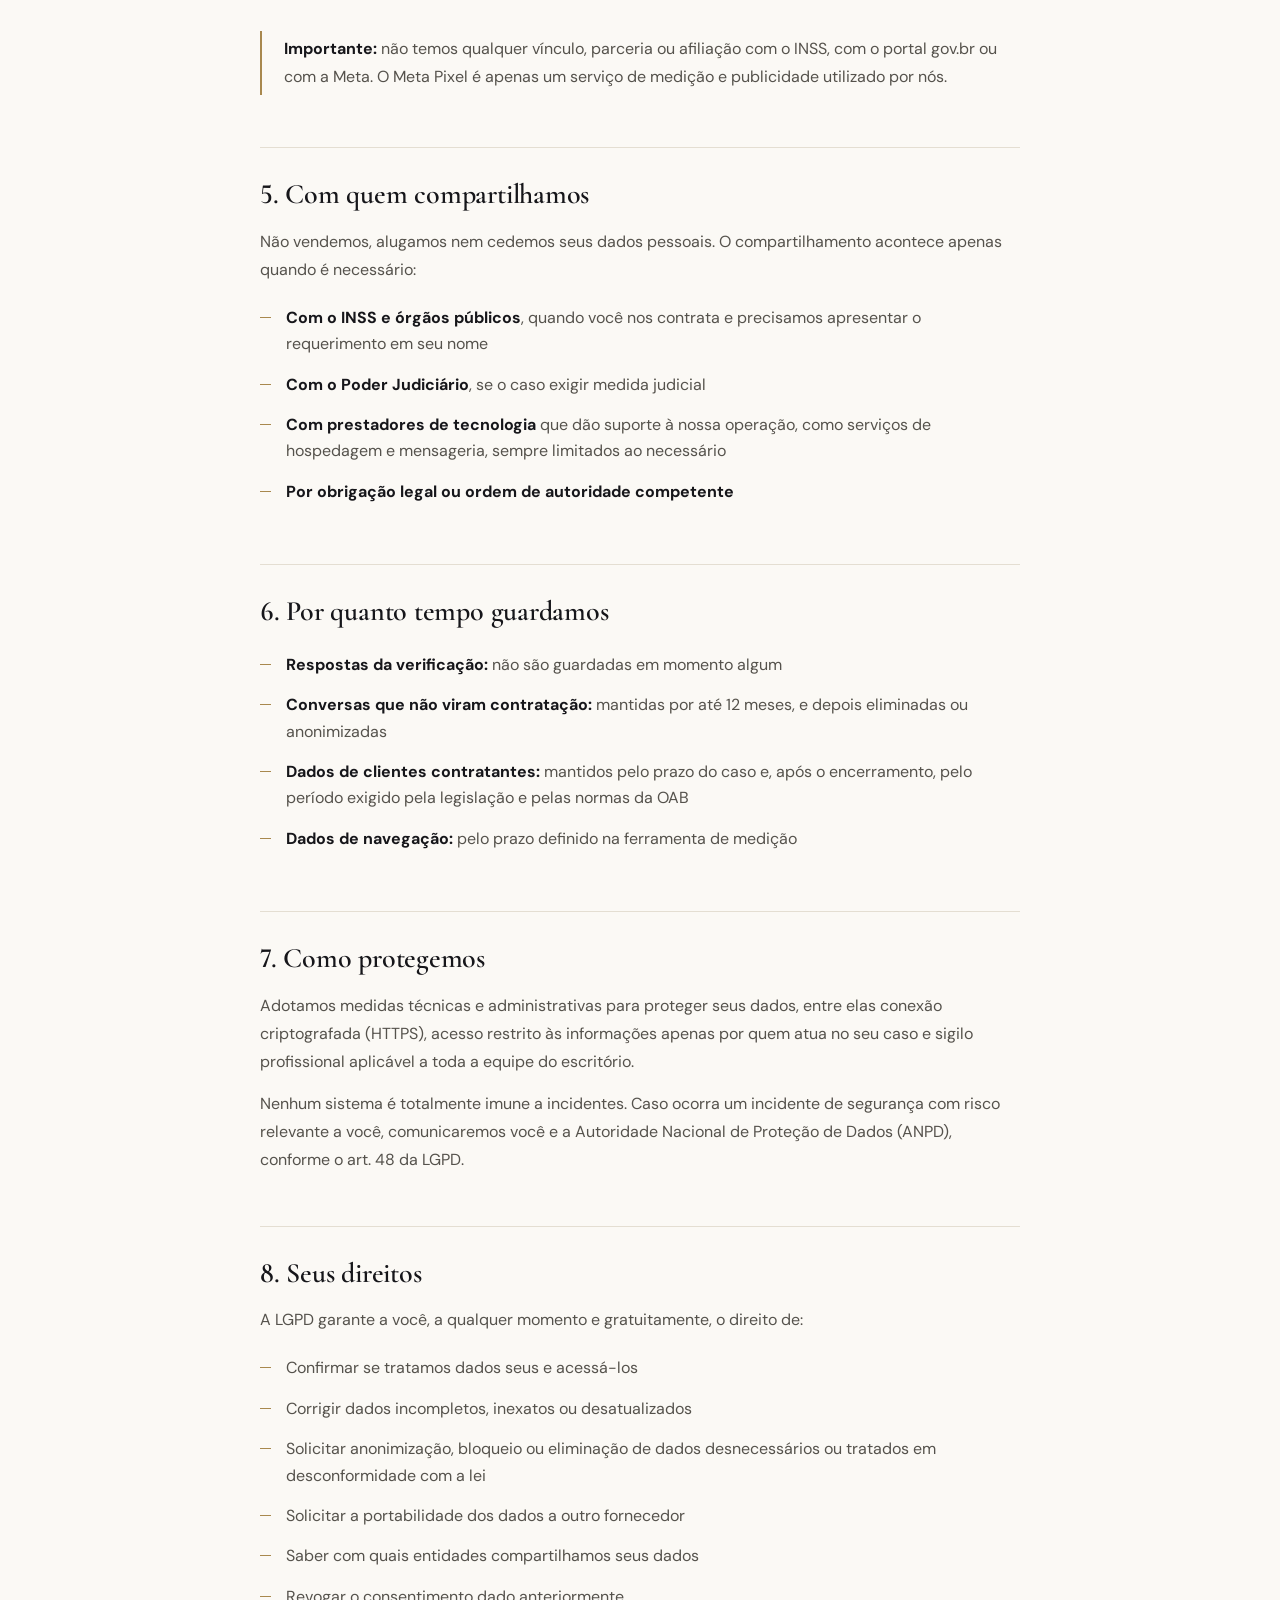
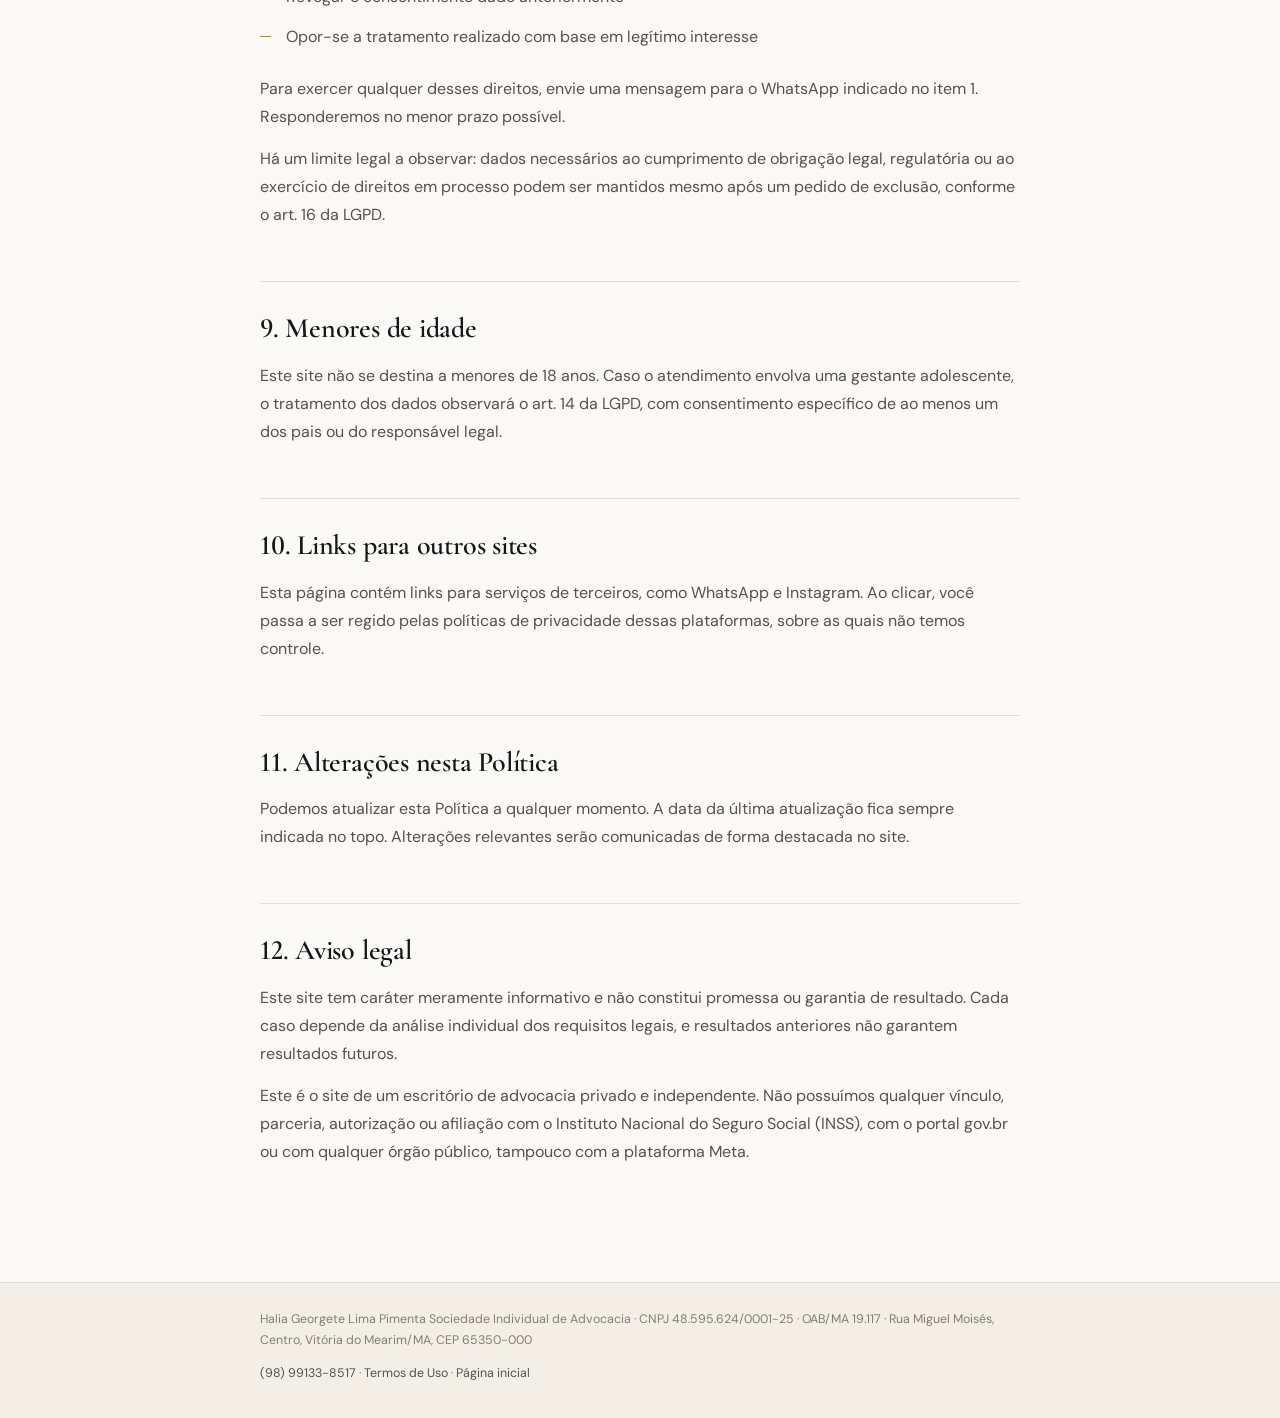
<file: politica-privacidade.html>
<!DOCTYPE html>
<html lang="pt-BR">
<head>
<meta charset="UTF-8">
<meta name="viewport" content="width=device-width, initial-scale=1">
<meta name="robots" content="noindex, follow">
<title>Política de Privacidade | Dra. Halia Pimenta</title>
<meta name="theme-color" content="#FBF9F5">
<link rel="icon" href="img/logo.png" type="image/png">
<link rel="preconnect" href="https://fonts.googleapis.com">
<link rel="preconnect" href="https://fonts.gstatic.com" crossorigin>
<link rel="stylesheet" href="https://fonts.googleapis.com/css2?family=Cormorant+Garamond:wght@500;600&family=DM+Sans:wght@400;700&display=swap" media="print" onload="this.media='all'">
<noscript><link rel="stylesheet" href="https://fonts.googleapis.com/css2?family=Cormorant+Garamond:wght@500;600&family=DM+Sans:wght@400;700&display=swap"></noscript>
<link rel="stylesheet" href="styles.css">
<link rel="stylesheet" href="legal.css">
</head>
<body>

<header class="topo">
  <div class="wrap doc-col">
    <a class="marca" href="index.html" aria-label="Halia Pimenta, Advocacia Previdenciária, página inicial">
      <span class="marca-selo" aria-hidden="true">
        <i>H</i>
        <img src="img/logo.png" width="256" height="256" alt="" onerror="this.remove()">
      </span>
      <span class="marca-txt"><b>Halia Pimenta</b><small>Advocacia Previdenciária</small></span>
    </a>
    <a class="hedge" href="index.html">&larr; Página inicial</a>
  </div>
</header>

<main class="doc">
<div class="wrap doc-col">

  <span class="eyebrow">Institucional</span>
  <h1>Política de Privacidade</h1>
  <p class="atualizado">Última atualização: 25 de outubro de 2026</p>

  <p>Esta Política explica como tratamos os dados pessoais de quem acessa este site, em conformidade com a <strong>Lei nº 13.709/2018 (Lei Geral de Proteção de Dados, LGPD)</strong>.</p>
  <p>Escrevemos em linguagem simples de propósito. Se algo aqui não estiver claro, você pode nos perguntar pelo canal indicado no item 1.</p>

  <h2>1. Quem é o responsável pelos seus dados</h2>

  <div class="dados">
    <p><strong>Halia Georgete Lima Pimenta Sociedade Individual de Advocacia</strong></p>
    <p>CNPJ 48.595.624/0001-25</p>
    <p>Responsável técnica: Halia Georgete Lima Pimenta, OAB/MA 19.117</p>
    <p>Rua Miguel Moisés, Centro, Vitória do Mearim/MA, CEP 65350-000</p>
    <p>WhatsApp: <a href="https://wa.me/5598991338517">(98) 99133-8517</a></p>
  </div>

  <p>Para qualquer assunto relacionado a dados pessoais, incluindo o exercício dos direitos descritos no item 8, o canal de contato é o WhatsApp acima.</p>

  <h2>2. A verificação do site não coleta dados pessoais</h2>

  <div class="box">
    <p>A verificação disponível nesta página tem até 4 perguntas e <strong>não pede nome, telefone, CPF, e-mail nem qualquer documento</strong>.</p>
    <p>As respostas <strong>não são enviadas para nós nem armazenadas em nenhum servidor</strong>. Elas ficam apenas no seu navegador e servem para uma única finalidade: montar automaticamente o texto de uma mensagem no <em>seu próprio</em> WhatsApp.</p>
    <p>Se você aceitar os cookies de medição, registramos apenas em qual etapa da verificação você chegou, nunca o conteúdo das suas respostas.</p>
    <p>Se você fechar a página sem clicar em "Falar no WhatsApp", nada do que você respondeu chega até nós.</p>
  </div>

  <h2>3. Quais dados tratamos, e por quê</h2>

  <h3>3.1. Dados que você nos envia voluntariamente</h3>
  <p>Quando você decide iniciar uma conversa pelo WhatsApp ou pelas redes sociais, passamos a tratar as informações que você compartilha conosco. Isso pode incluir:</p>
  <ul>
    <li>Nome, telefone e outros dados de contato que você informar</li>
    <li>Informações sobre sua situação de trabalho, gravidez, nascimento do filho e histórico de contribuições ao INSS</li>
    <li>Documentos que você opte por enviar, como carteira de trabalho, certidão de nascimento, extrato do CNIS ou carta de negativa do INSS</li>
  </ul>
  <p><strong>Finalidade:</strong> avaliar se você tem direito ao benefício, orientar sobre os próximos passos e, caso você contrate nossos serviços, conduzir o requerimento perante o INSS.</p>
  <p><strong>Base legal:</strong> execução de contrato ou de procedimentos preliminares a pedido do titular (art. 7º, V da LGPD) e, quando aplicável, exercício regular de direitos em processo administrativo ou judicial (art. 7º, VI).</p>

  <div class="box">
    <p><strong>Sobre dados sensíveis.</strong> Informações sobre gravidez, saúde e condição de segurada do INSS são consideradas dados pessoais sensíveis pela LGPD. Nós as tratamos exclusivamente para a finalidade de análise e condução do seu caso, com base no exercício regular de direitos (art. 11, II, "d" da LGPD), e todas estão protegidas também pelo <strong>sigilo profissional do advogado</strong>, previsto no art. 7º, XIX do Estatuto da Advocacia (Lei nº 8.906/94).</p>
  </div>

  <h3>3.2. Dados de navegação</h3>
  <p>Como praticamente todo site, coletamos automaticamente algumas informações técnicas, de forma anônima ou pseudonimizada:</p>
  <ul>
    <li>Endereço IP e localização aproximada (cidade e estado)</li>
    <li>Tipo de dispositivo, navegador e sistema operacional</li>
    <li>Páginas visitadas, tempo de permanência e profundidade de rolagem</li>
    <li>Origem do acesso, ou seja, se você chegou por um anúncio, por busca ou por um link</li>
    <li>Interações com a página, como abrir a verificação, avançar entre as etapas ou clicar em um botão, sem o conteúdo das respostas</li>
  </ul>
  <p><strong>Finalidade:</strong> entender como o site é usado, medir o desempenho de campanhas publicitárias e melhorar a página.</p>
  <p><strong>Base legal:</strong> legítimo interesse (art. 7º, IX da LGPD) e, para cookies não essenciais, o seu consentimento (art. 7º, I).</p>

  <h2>4. Cookies e tecnologias de terceiros</h2>
  <p>Utilizamos cookies e tecnologias semelhantes para o funcionamento da página e, com o seu consentimento, para medição e publicidade:</p>

  <table>
    <thead><tr><th>Tecnologia</th><th>Para que serve</th><th>Tipo</th></tr></thead>
    <tbody>
      <tr><td>Cookies essenciais</td><td>Fazem a página funcionar corretamente e guardam a sua escolha sobre cookies</td><td>Sempre ativos</td></tr>
      <tr><td>Meta Pixel (Facebook e Instagram)</td><td>Medir resultados de anúncios e exibir publicidade relevante</td><td>Requer consentimento</td></tr>
    </tbody>
  </table>

  <p>O Meta Pixel pode transmitir dados para servidores fora do Brasil, inclusive nos Estados Unidos. As transferências internacionais seguem as garantias previstas no art. 33 da LGPD e as políticas do próprio fornecedor.</p>
  <p>Você pode recusar os cookies não essenciais no aviso exibido ao entrar no site, ou bloqueá-los a qualquer momento nas configurações do seu navegador. Recusar não impede o uso da página nem o atendimento.</p>

  <div class="box">
    <p><strong>Importante:</strong> não temos qualquer vínculo, parceria ou afiliação com o INSS, com o portal gov.br ou com a Meta. O Meta Pixel é apenas um serviço de medição e publicidade utilizado por nós.</p>
  </div>

  <h2>5. Com quem compartilhamos</h2>
  <p>Não vendemos, alugamos nem cedemos seus dados pessoais. O compartilhamento acontece apenas quando é necessário:</p>
  <ul>
    <li><strong>Com o INSS e órgãos públicos</strong>, quando você nos contrata e precisamos apresentar o requerimento em seu nome</li>
    <li><strong>Com o Poder Judiciário</strong>, se o caso exigir medida judicial</li>
    <li><strong>Com prestadores de tecnologia</strong> que dão suporte à nossa operação, como serviços de hospedagem e mensageria, sempre limitados ao necessário</li>
    <li><strong>Por obrigação legal ou ordem de autoridade competente</strong></li>
  </ul>

  <h2>6. Por quanto tempo guardamos</h2>
  <ul>
    <li><strong>Respostas da verificação:</strong> não são guardadas em momento algum</li>
    <li><strong>Conversas que não viram contratação:</strong> mantidas por até 12 meses, e depois eliminadas ou anonimizadas</li>
    <li><strong>Dados de clientes contratantes:</strong> mantidos pelo prazo do caso e, após o encerramento, pelo período exigido pela legislação e pelas normas da OAB</li>
    <li><strong>Dados de navegação:</strong> pelo prazo definido na ferramenta de medição</li>
  </ul>

  <h2>7. Como protegemos</h2>
  <p>Adotamos medidas técnicas e administrativas para proteger seus dados, entre elas conexão criptografada (HTTPS), acesso restrito às informações apenas por quem atua no seu caso e sigilo profissional aplicável a toda a equipe do escritório.</p>
  <p>Nenhum sistema é totalmente imune a incidentes. Caso ocorra um incidente de segurança com risco relevante a você, comunicaremos você e a Autoridade Nacional de Proteção de Dados (ANPD), conforme o art. 48 da LGPD.</p>

  <h2>8. Seus direitos</h2>
  <p>A LGPD garante a você, a qualquer momento e gratuitamente, o direito de:</p>
  <ul>
    <li>Confirmar se tratamos dados seus e acessá-los</li>
    <li>Corrigir dados incompletos, inexatos ou desatualizados</li>
    <li>Solicitar anonimização, bloqueio ou eliminação de dados desnecessários ou tratados em desconformidade com a lei</li>
    <li>Solicitar a portabilidade dos dados a outro fornecedor</li>
    <li>Saber com quais entidades compartilhamos seus dados</li>
    <li>Revogar o consentimento dado anteriormente</li>
    <li>Opor-se a tratamento realizado com base em legítimo interesse</li>
  </ul>
  <p>Para exercer qualquer desses direitos, envie uma mensagem para o WhatsApp indicado no item 1. Responderemos no menor prazo possível.</p>
  <p>Há um limite legal a observar: dados necessários ao cumprimento de obrigação legal, regulatória ou ao exercício de direitos em processo podem ser mantidos mesmo após um pedido de exclusão, conforme o art. 16 da LGPD.</p>

  <h2>9. Menores de idade</h2>
  <p>Este site não se destina a menores de 18 anos. Caso o atendimento envolva uma gestante adolescente, o tratamento dos dados observará o art. 14 da LGPD, com consentimento específico de ao menos um dos pais ou do responsável legal.</p>

  <h2>10. Links para outros sites</h2>
  <p>Esta página contém links para serviços de terceiros, como WhatsApp e Instagram. Ao clicar, você passa a ser regido pelas políticas de privacidade dessas plataformas, sobre as quais não temos controle.</p>

  <h2>11. Alterações nesta Política</h2>
  <p>Podemos atualizar esta Política a qualquer momento. A data da última atualização fica sempre indicada no topo. Alterações relevantes serão comunicadas de forma destacada no site.</p>

  <h2>12. Aviso legal</h2>
  <p>Este site tem caráter meramente informativo e não constitui promessa ou garantia de resultado. Cada caso depende da análise individual dos requisitos legais, e resultados anteriores não garantem resultados futuros.</p>
  <p>Este é o site de um escritório de advocacia privado e independente. Não possuímos qualquer vínculo, parceria, autorização ou afiliação com o Instituto Nacional do Seguro Social (INSS), com o portal gov.br ou com qualquer órgão público, tampouco com a plataforma Meta.</p>

</div>
</main>

<footer class="rodape rodape-doc">
  <div class="wrap doc-col">
    <div class="rod-legal">
      <p>Halia Georgete Lima Pimenta Sociedade Individual de Advocacia · CNPJ 48.595.624/0001-25 ·
      OAB/MA 19.117 · Rua Miguel Moisés, Centro, Vitória do Mearim/MA, CEP 65350-000</p>
      <p><a href="https://wa.me/5598991338517">(98) 99133-8517</a> ·
      <a href="termos-de-uso.html">Termos de Uso</a> ·
      <a href="index.html">Página inicial</a></p>
    </div>
  </div>
</footer>

</body>
</html>
</file>
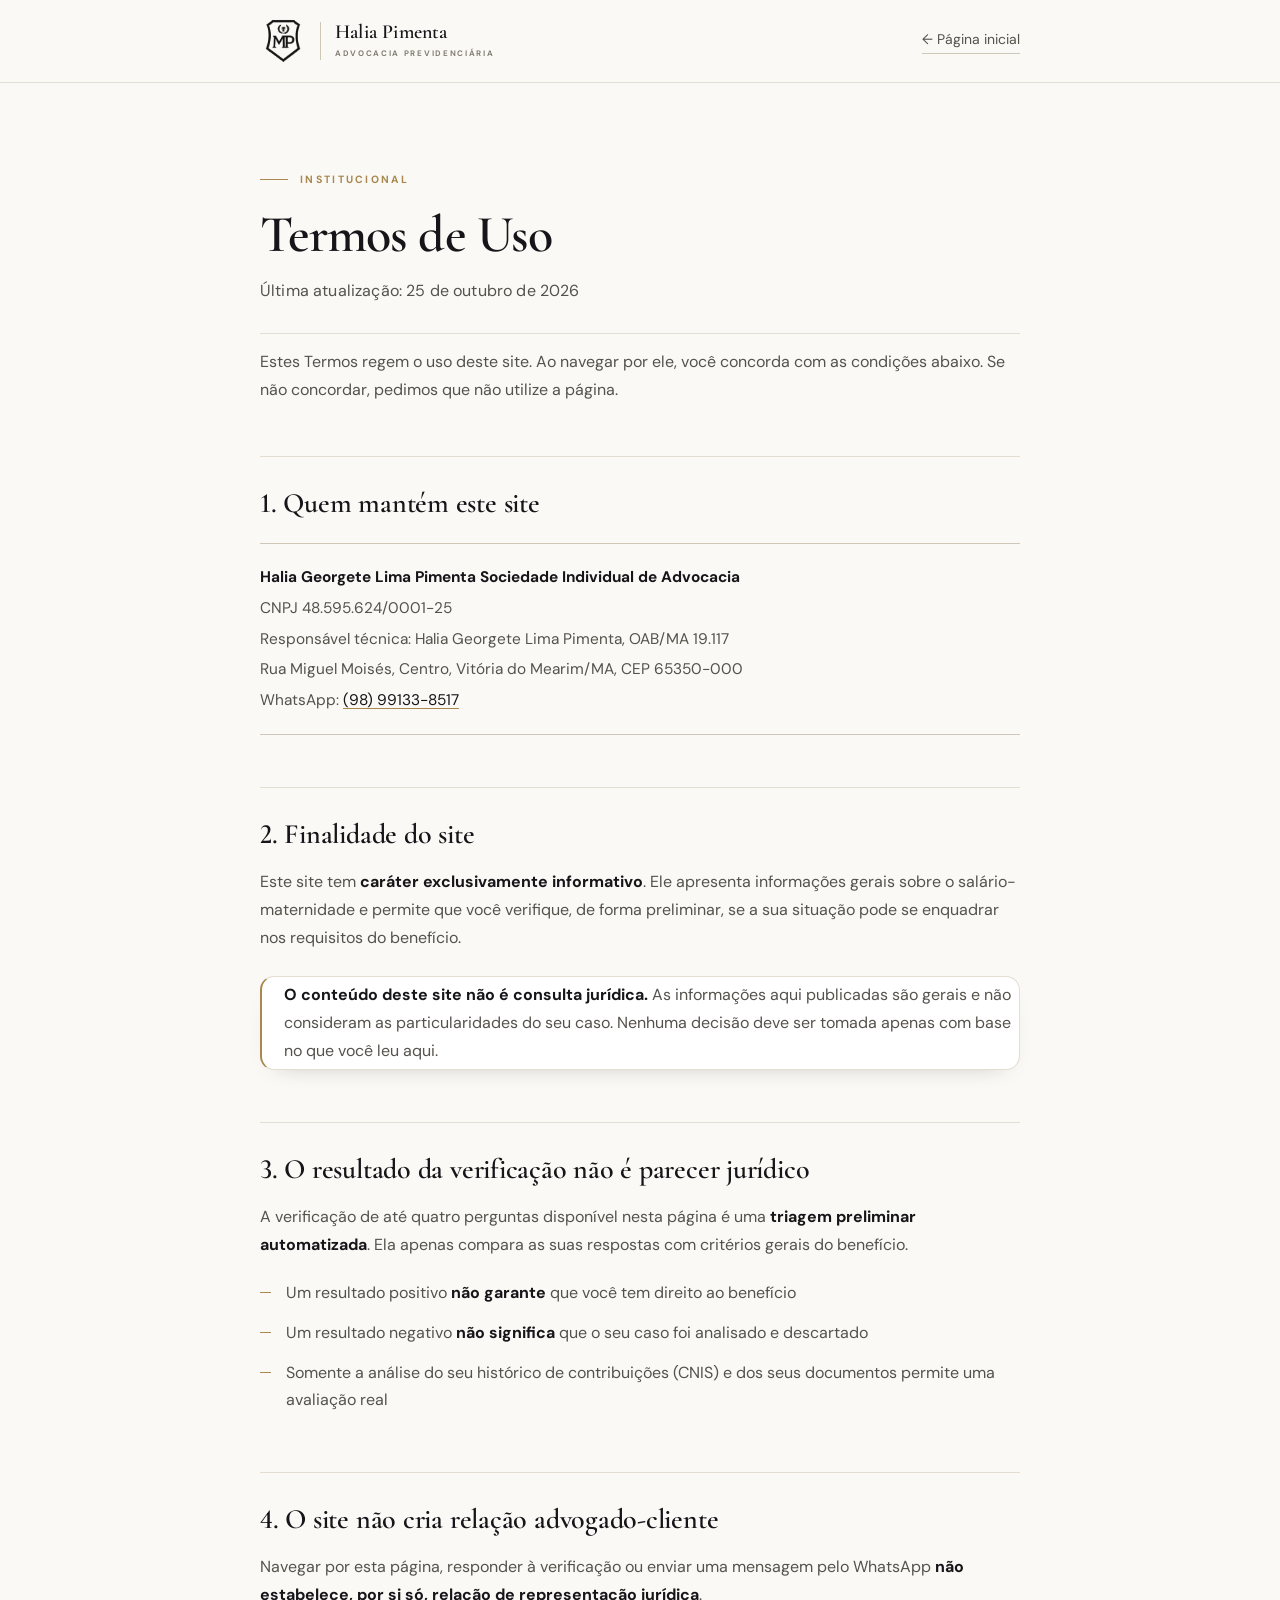
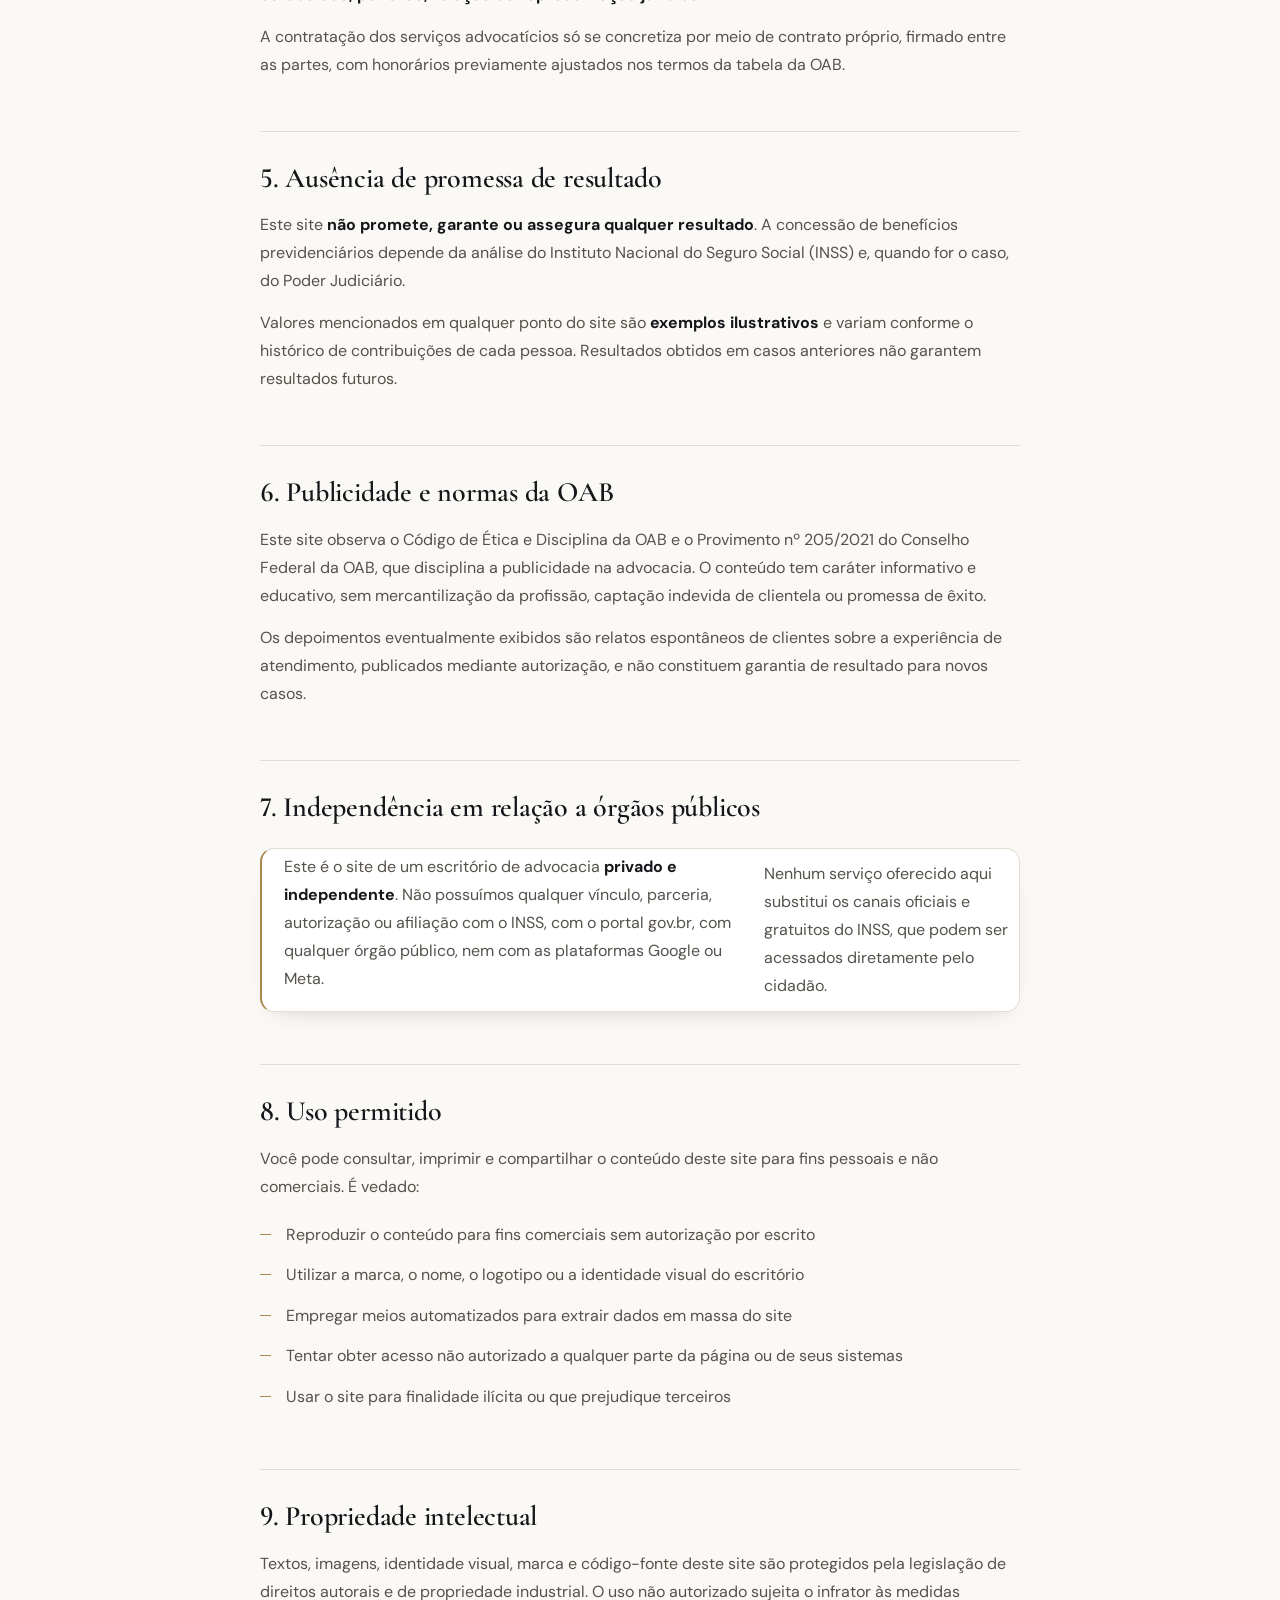
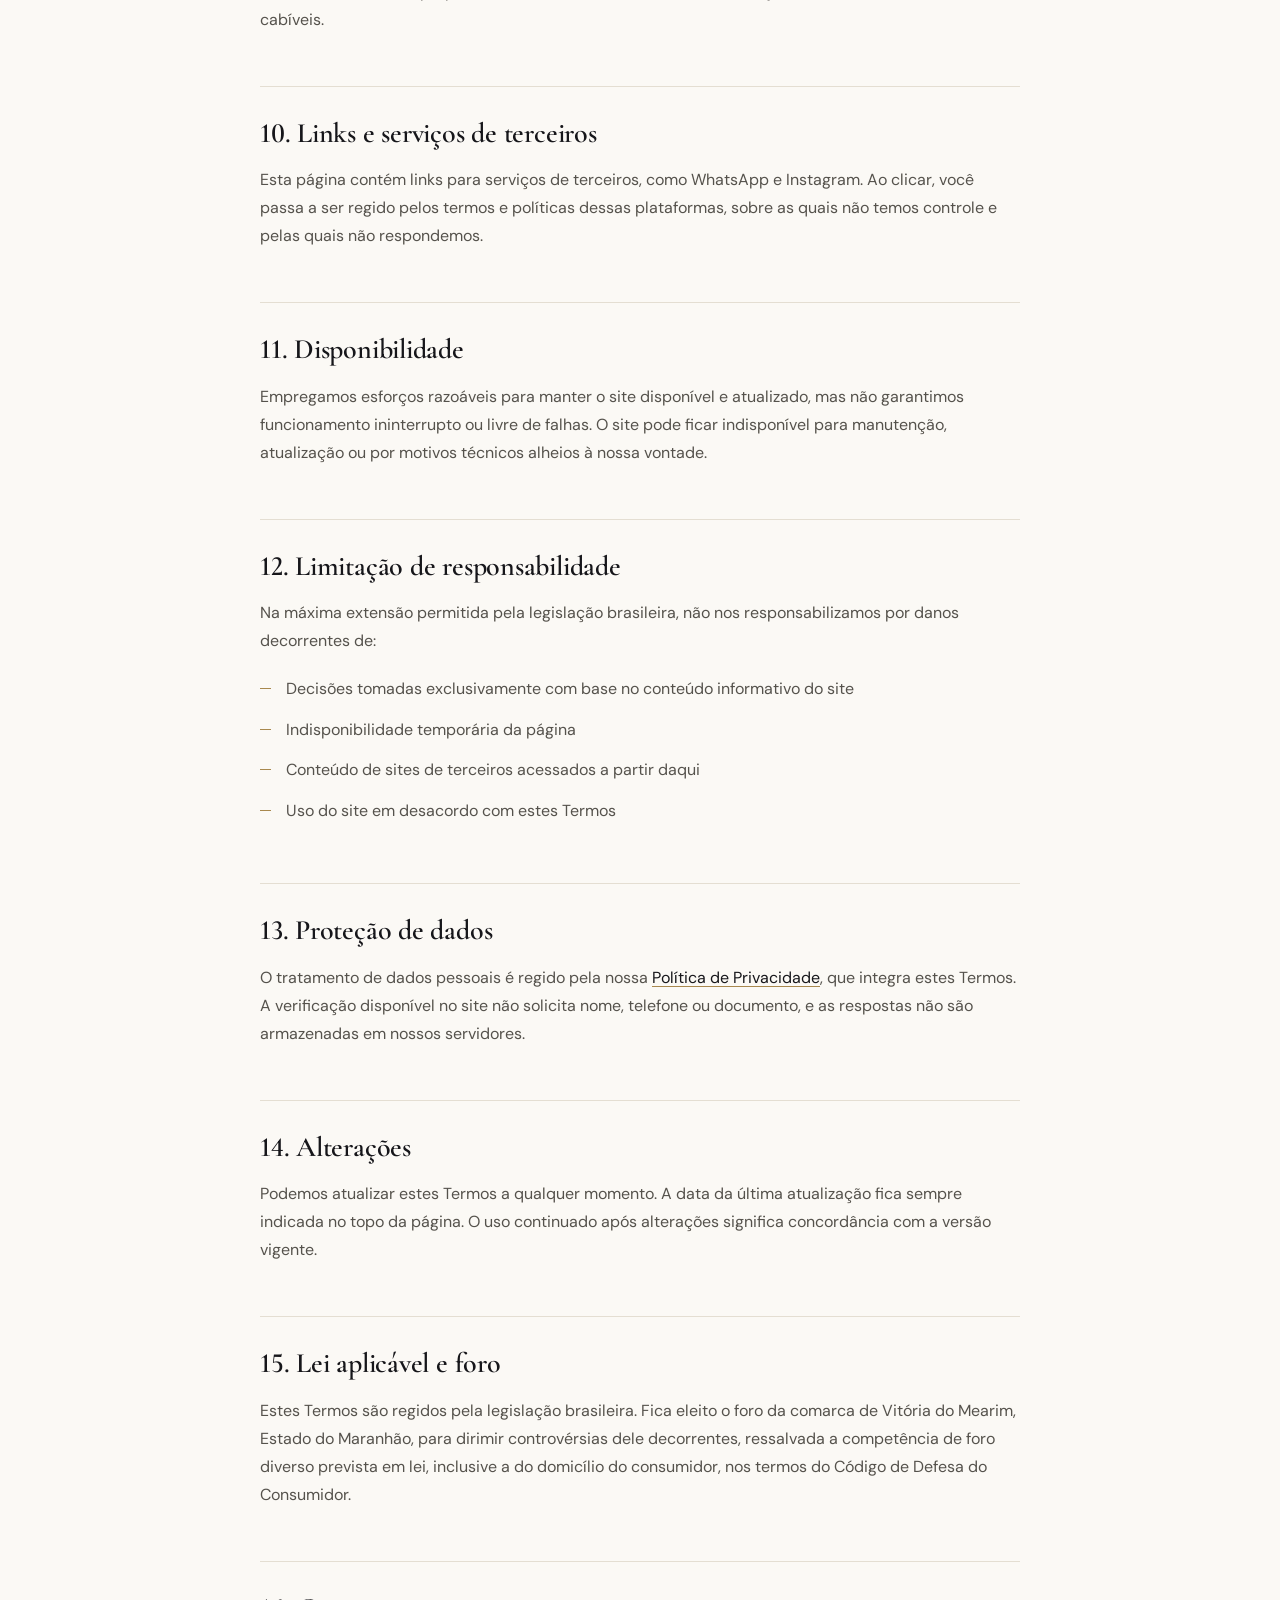
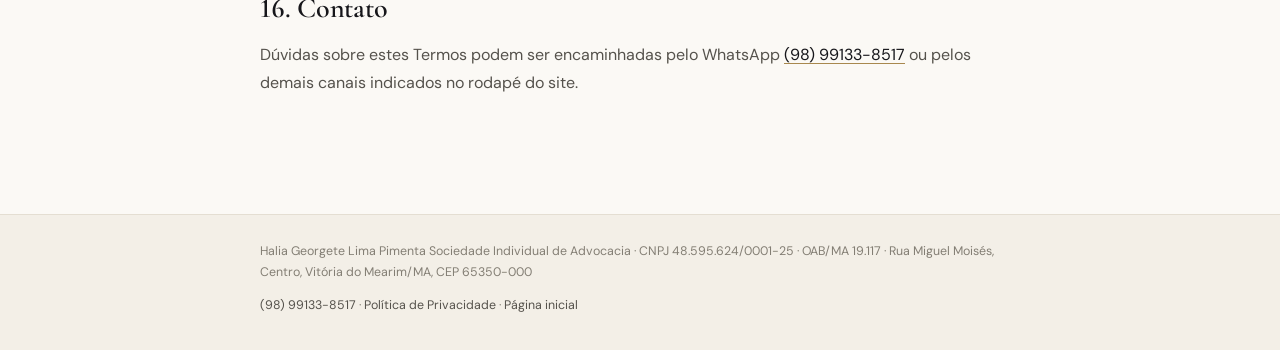
<file: termos-de-uso.html>
<!DOCTYPE html>
<html lang="pt-BR">
<head>
<meta charset="UTF-8">
<meta name="viewport" content="width=device-width, initial-scale=1">
<meta name="robots" content="noindex, follow">
<title>Termos de Uso | Dra. Halia Pimenta</title>
<meta name="theme-color" content="#FBF9F5">
<link rel="icon" href="img/logo.png" type="image/png">
<link rel="preconnect" href="https://fonts.googleapis.com">
<link rel="preconnect" href="https://fonts.gstatic.com" crossorigin>
<link rel="stylesheet" href="https://fonts.googleapis.com/css2?family=Cormorant+Garamond:wght@500;600&family=DM+Sans:wght@400;700&display=swap" media="print" onload="this.media='all'">
<noscript><link rel="stylesheet" href="https://fonts.googleapis.com/css2?family=Cormorant+Garamond:wght@500;600&family=DM+Sans:wght@400;700&display=swap"></noscript>
<link rel="stylesheet" href="styles.css">
<link rel="stylesheet" href="legal.css">
</head>
<body>

<header class="topo">
  <div class="wrap doc-col">
    <a class="marca" href="index.html" aria-label="Halia Pimenta, Advocacia Previdenciária, página inicial">
      <span class="marca-selo" aria-hidden="true">
        <i>H</i>
        <img src="img/logo.png" width="256" height="256" alt="" onerror="this.remove()">
      </span>
      <span class="marca-txt"><b>Halia Pimenta</b><small>Advocacia Previdenciária</small></span>
    </a>
    <a class="hedge" href="index.html">&larr; Página inicial</a>
  </div>
</header>

<main class="doc">
<div class="wrap doc-col">

  <span class="eyebrow">Institucional</span>
  <h1>Termos de Uso</h1>
  <p class="atualizado">Última atualização: 25 de outubro de 2026</p>

  <p>Estes Termos regem o uso deste site. Ao navegar por ele, você concorda com as condições
  abaixo. Se não concordar, pedimos que não utilize a página.</p>

  <h2>1. Quem mantém este site</h2>

  <div class="dados">
    <p><strong>Halia Georgete Lima Pimenta Sociedade Individual de Advocacia</strong></p>
    <p>CNPJ 48.595.624/0001-25</p>
    <p>Responsável técnica: Halia Georgete Lima Pimenta, OAB/MA 19.117</p>
    <p>Rua Miguel Moisés, Centro, Vitória do Mearim/MA, CEP 65350-000</p>
    <p>WhatsApp: <a href="https://wa.me/5598991338517">(98) 99133-8517</a></p>
  </div>

  <h2>2. Finalidade do site</h2>
  <p>Este site tem <strong>caráter exclusivamente informativo</strong>. Ele apresenta informações
  gerais sobre o salário-maternidade e permite que você verifique, de forma preliminar, se a sua
  situação pode se enquadrar nos requisitos do benefício.</p>

  <div class="destaque">
    <p><strong>O conteúdo deste site não é consulta jurídica.</strong> As informações aqui
    publicadas são gerais e não consideram as particularidades do seu caso. Nenhuma decisão deve
    ser tomada apenas com base no que você leu aqui.</p>
  </div>

  <h2>3. O resultado da verificação não é parecer jurídico</h2>
  <p>A verificação de até quatro perguntas disponível nesta página é uma <strong>triagem
  preliminar automatizada</strong>. Ela apenas compara as suas respostas com critérios gerais do
  benefício.</p>
  <ul>
    <li>Um resultado positivo <strong>não garante</strong> que você tem direito ao benefício</li>
    <li>Um resultado negativo <strong>não significa</strong> que o seu caso foi analisado e descartado</li>
    <li>Somente a análise do seu histórico de contribuições (CNIS) e dos seus documentos permite
    uma avaliação real</li>
  </ul>

  <h2>4. O site não cria relação advogado-cliente</h2>
  <p>Navegar por esta página, responder à verificação ou enviar uma mensagem pelo WhatsApp
  <strong>não estabelece, por si só, relação de representação jurídica</strong>.</p>
  <p>A contratação dos serviços advocatícios só se concretiza por meio de contrato próprio,
  firmado entre as partes, com honorários previamente ajustados nos termos da tabela da OAB.</p>

  <h2>5. Ausência de promessa de resultado</h2>
  <p>Este site <strong>não promete, garante ou assegura qualquer resultado</strong>. A concessão
  de benefícios previdenciários depende da análise do Instituto Nacional do Seguro Social (INSS)
  e, quando for o caso, do Poder Judiciário.</p>
  <p>Valores mencionados em qualquer ponto do site são <strong>exemplos ilustrativos</strong> e
  variam conforme o histórico de contribuições de cada pessoa. Resultados obtidos em casos
  anteriores não garantem resultados futuros.</p>

  <h2>6. Publicidade e normas da OAB</h2>
  <p>Este site observa o Código de Ética e Disciplina da OAB e o Provimento nº 205/2021 do
  Conselho Federal da OAB, que disciplina a publicidade na advocacia. O conteúdo tem caráter
  informativo e educativo, sem mercantilização da profissão, captação indevida de clientela ou
  promessa de êxito.</p>
  <p>Os depoimentos eventualmente exibidos são relatos espontâneos de clientes sobre a
  experiência de atendimento, publicados mediante autorização, e não constituem garantia de
  resultado para novos casos.</p>

  <h2>7. Independência em relação a órgãos públicos</h2>

  <div class="destaque">
    <p>Este é o site de um escritório de advocacia <strong>privado e independente</strong>. Não
    possuímos qualquer vínculo, parceria, autorização ou afiliação com o INSS, com o portal
    gov.br, com qualquer órgão público, nem com as plataformas Google ou Meta.</p>
    <p>Nenhum serviço oferecido aqui substitui os canais oficiais e gratuitos do INSS, que podem
    ser acessados diretamente pelo cidadão.</p>
  </div>

  <h2>8. Uso permitido</h2>
  <p>Você pode consultar, imprimir e compartilhar o conteúdo deste site para fins pessoais e não
  comerciais. É vedado:</p>
  <ul>
    <li>Reproduzir o conteúdo para fins comerciais sem autorização por escrito</li>
    <li>Utilizar a marca, o nome, o logotipo ou a identidade visual do escritório</li>
    <li>Empregar meios automatizados para extrair dados em massa do site</li>
    <li>Tentar obter acesso não autorizado a qualquer parte da página ou de seus sistemas</li>
    <li>Usar o site para finalidade ilícita ou que prejudique terceiros</li>
  </ul>

  <h2>9. Propriedade intelectual</h2>
  <p>Textos, imagens, identidade visual, marca e código-fonte deste site são protegidos pela
  legislação de direitos autorais e de propriedade industrial. O uso não autorizado sujeita o
  infrator às medidas cabíveis.</p>

  <h2>10. Links e serviços de terceiros</h2>
  <p>Esta página contém links para serviços de terceiros, como WhatsApp e Instagram. Ao clicar,
  você passa a ser regido pelos termos e políticas dessas plataformas, sobre as quais não temos
  controle e pelas quais não respondemos.</p>

  <h2>11. Disponibilidade</h2>
  <p>Empregamos esforços razoáveis para manter o site disponível e atualizado, mas não garantimos
  funcionamento ininterrupto ou livre de falhas. O site pode ficar indisponível para manutenção,
  atualização ou por motivos técnicos alheios à nossa vontade.</p>

  <h2>12. Limitação de responsabilidade</h2>
  <p>Na máxima extensão permitida pela legislação brasileira, não nos responsabilizamos por danos
  decorrentes de:</p>
  <ul>
    <li>Decisões tomadas exclusivamente com base no conteúdo informativo do site</li>
    <li>Indisponibilidade temporária da página</li>
    <li>Conteúdo de sites de terceiros acessados a partir daqui</li>
    <li>Uso do site em desacordo com estes Termos</li>
  </ul>

  <h2>13. Proteção de dados</h2>
  <p>O tratamento de dados pessoais é regido pela nossa
  <a href="politica-privacidade.html">Política de Privacidade</a>, que integra estes Termos. A
  verificação disponível no site não solicita nome, telefone ou documento, e as respostas não são
  armazenadas em nossos servidores.</p>

  <h2>14. Alterações</h2>
  <p>Podemos atualizar estes Termos a qualquer momento. A data da última atualização fica sempre
  indicada no topo da página. O uso continuado após alterações significa concordância com a
  versão vigente.</p>

  <h2>15. Lei aplicável e foro</h2>
  <p>Estes Termos são regidos pela legislação brasileira. Fica eleito o foro da comarca de Vitória
  do Mearim, Estado do Maranhão, para dirimir controvérsias dele decorrentes, ressalvada a
  competência de foro diverso prevista em lei, inclusive a do domicílio do consumidor, nos termos
  do Código de Defesa do Consumidor.</p>

  <h2>16. Contato</h2>
  <p>Dúvidas sobre estes Termos podem ser encaminhadas pelo WhatsApp
  <a href="https://wa.me/5598991338517">(98) 99133-8517</a> ou pelos demais canais indicados no
  rodapé do site.</p>

</div>
</main>

<footer class="rodape rodape-doc">
  <div class="wrap doc-col">
    <div class="rod-legal">
      <p>Halia Georgete Lima Pimenta Sociedade Individual de Advocacia · CNPJ 48.595.624/0001-25 ·
      OAB/MA 19.117 · Rua Miguel Moisés, Centro, Vitória do Mearim/MA, CEP 65350-000</p>
      <p><a href="https://wa.me/5598991338517">(98) 99133-8517</a> ·
      <a href="politica-privacidade.html">Política de Privacidade</a> ·
      <a href="index.html">Página inicial</a></p>
    </div>
  </div>
</footer>

</body>
</html>
</file>
<file: styles.css>
/* ==========================================================================
   LP Salário-Maternidade — Dra. Halia Georgete Lima Pimenta · OAB/MA 19.117

   Identidade: papel quente, tinta grafite, ouro como acento, Cormorant +
   DM Sans. Blocos em cartões com ícones, números e movimento ao rolar,
   sempre desligados por prefers-reduced-motion (regra no fim do arquivo).
   ========================================================================== */

:root{
  /* superfícies */
  --papel:    #FBF9F5;
  --papel-2:  #F3EFE7;
  --papel-3:  #FFFFFF;

  /* tinta — cor institucional dominante */
  --tinta:    #16161A;
  --tinta-2:  #55524C;
  --tinta-3:  #837E74;
  --grafite:  #1C1C20;

  /* ouro — acento. Escurecido para passar contraste em creme. */
  --ouro:     #A8884E;
  --ouro-cl:  #D9C290;
  --ouro-fr:  #EFE6D3;

  /* linhas */
  --linha:    #E4DED2;
  --linha-2:  #CEC6B6;
  --linha-esc:rgba(217,194,144,.22);

  /* apoio semântico */
  --atencao:  #8A5A2B;
  --atencao-fundo:#F6EEE2;
  --ok:       #3F5F36;
  --ok-fundo: #EAF0E5;

  --disp:  'Cormorant Garamond', Georgia, 'Times New Roman', serif;
  --corpo: 'DM Sans', system-ui, -apple-system, sans-serif;

  --medida: 64ch;
  --mola: cubic-bezier(.2,.8,.2,1);
  --sombra: 0 30px 56px -34px rgba(22,22,26,.38);

  interpolate-size:allow-keywords;
}

*{box-sizing:border-box;margin:0;padding:0}
html{scroll-behavior:smooth;scroll-padding-top:92px}
body{
  font-family:var(--corpo);background:var(--papel);color:var(--tinta);
  font-size:16.5px;line-height:1.7;-webkit-font-smoothing:antialiased;
  -webkit-tap-highlight-color:transparent;overflow-x:hidden;
  /* Cormorant usa algarismos de estilo antigo por padrão ("120" vira "I20") */
  font-variant-numeric:lining-nums;
}
img{max-width:100%;display:block}
::selection{background:var(--ouro-fr);color:var(--tinta)}

.wrap{max-width:1180px;margin:0 auto;padding:0 28px}
.wrap-estreito{max-width:760px;margin:0 auto;padding:0 28px}

/* ícones de traço do sprite: herdam a cor do texto */
.destaque svg,.card-ico svg,.doc-check svg{
  fill:none;stroke:currentColor;stroke-width:1.6;stroke-linecap:round;stroke-linejoin:round;
}

/* ---------- tipografia ---------- */
.eyebrow{
  font-size:10.5px;letter-spacing:.22em;text-transform:uppercase;font-weight:700;
  color:var(--ouro);display:flex;align-items:center;gap:12px;margin-bottom:18px;
}
.eyebrow::before{content:"";width:28px;height:1px;background:currentColor;flex-shrink:0}
h1{
  font-family:var(--disp);font-weight:600;
  font-size:clamp(38px,5.2vw,62px);line-height:1.05;letter-spacing:-.018em;
  text-wrap:balance;
}
h2.tit{
  font-family:var(--disp);font-weight:600;
  font-size:clamp(30px,3.9vw,46px);line-height:1.1;letter-spacing:-.012em;
  max-width:20ch;text-wrap:balance;
}
.tit em{font-style:italic;color:var(--ouro)}
h3,h4{font-family:var(--disp);font-weight:600;letter-spacing:-.005em}
p{max-width:var(--medida)}
.sub{color:var(--tinta-2);font-size:17px;line-height:1.72;margin-top:18px;max-width:56ch}

/* filete que abre seções nas páginas legais */
.regua{width:46px;height:2px;background:var(--ouro);margin-bottom:26px}

/* cabeçalho de seção */
.cab{max-width:760px}
.cab-centro{margin:0 auto;text-align:center}
.cab-centro .eyebrow{justify-content:center}
.cab-centro .tit,.cab-centro .sub{margin-left:auto;margin-right:auto}

/* ---------- seções ---------- */
section{padding:clamp(72px,9vw,120px) 0}
.sec-papel2{background:var(--papel-2)}
.sec-branco{background:var(--papel-3)}
.sec-escura{background:var(--grafite);color:#E8E4DC}
.sec-escura h2.tit,.sec-escura h3,.sec-escura h4{color:#fff}
.sec-escura .tit em{color:var(--ouro-cl)}
.sec-escura .eyebrow{color:var(--ouro-cl)}
.sec-escura p{color:#B9B4AA}

/* ---------- botões ---------- */
.btn{
  display:inline-flex;align-items:center;justify-content:center;gap:10px;
  background:var(--tinta);color:var(--papel);
  font-family:var(--corpo);font-size:15px;font-weight:700;
  letter-spacing:.03em;line-height:1;
  border:1px solid var(--tinta);border-radius:6px;
  padding:17px 30px;cursor:pointer;text-decoration:none;text-align:center;
  position:relative;overflow:hidden;
  transition:background .18s ease,border-color .18s ease,color .18s ease,
             transform .25s var(--mola),box-shadow .25s var(--mola);
}
.btn:hover{background:#000;border-color:#000;transform:translateY(-2px);
  box-shadow:0 14px 26px -14px rgba(22,22,26,.55)}
.btn:focus-visible{outline:2px solid var(--ouro);outline-offset:3px}
/* brilho que atravessa o botão no hover */
.btn::before{
  content:"";position:absolute;inset:0;pointer-events:none;
  background:linear-gradient(110deg,transparent 30%,rgba(255,255,255,.22) 50%,transparent 70%);
  transform:translateX(-120%);
}
.btn:hover::before{transform:translateX(120%);transition:transform .7s var(--mola)}
.btn-linha{background:transparent;color:var(--tinta);border-color:var(--linha-2)}
.btn-linha:hover{background:transparent;color:var(--tinta);border-color:var(--tinta)}
.sec-escura .btn{background:var(--ouro-cl);color:var(--grafite);border-color:var(--ouro-cl)}
.sec-escura .btn:hover{background:#fff;border-color:#fff}
.btn-grande{padding:19px 34px;font-size:15.5px}
/* CTA que abre o quiz: seta que avança no hover */
.btn[data-quiz]::after{content:"\2192";display:inline-block;transition:transform .22s ease}
.btn[data-quiz]:hover::after{transform:translateX(5px)}

.hedge{
  display:inline-block;font-size:14px;color:var(--tinta-2);
  text-decoration:none;border-bottom:1px solid var(--linha-2);
  padding-bottom:2px;transition:color .18s,border-color .18s;
}
.hedge:hover{color:var(--tinta);border-color:var(--tinta)}
.sec-escura .hedge{color:#C9C4BA;border-color:rgba(255,255,255,.3)}
.sec-escura .hedge:hover{color:#fff;border-color:#fff}

/* ---------- header ---------- */
.topo{
  background:rgba(251,249,245,.92);backdrop-filter:saturate(1.2) blur(8px);
  border-bottom:1px solid var(--linha);
  position:sticky;top:0;z-index:800;transition:box-shadow .25s ease;
}
.topo.compacto{box-shadow:0 10px 30px -24px rgba(22,22,26,.4)}
.topo .wrap{display:flex;align-items:center;gap:30px;padding-top:18px;padding-bottom:18px;
  transition:padding .25s ease}
.topo.compacto .wrap{padding-top:11px;padding-bottom:11px}

/* Lockup da marca, sem caixa. O brasão é dourado sobre transparente; filter
   brightness(0) transforma o traço em tinta sólida no fundo claro. */
.marca{flex-shrink:0;text-decoration:none;color:var(--tinta);
  display:flex;align-items:center;gap:0}
.marca-selo{
  width:46px;height:46px;flex-shrink:0;display:grid;place-items:center;
  background:none;border-radius:0;position:relative;
}
.marca-selo img{
  width:46px;height:46px;object-fit:contain;display:block;
  filter:brightness(0);opacity:.92;
}
.marca-selo i{font-family:var(--disp);font-style:normal;font-weight:600;
  font-size:24px;color:var(--tinta);line-height:1}
.marca-selo:has(img) i{display:none}
.topo.compacto .marca-selo,.topo.compacto .marca-selo img{width:40px;height:40px}
.rodape .marca-selo,.rodape .marca-selo img{width:42px;height:42px}
@media(max-width:640px){
  .marca-selo,.marca-selo img{width:40px;height:40px}
  .topo.compacto .marca-selo,.topo.compacto .marca-selo img{width:36px;height:36px}
}
.marca-txt{
  display:flex;flex-direction:column;justify-content:center;
  padding-left:14px;margin-left:14px;border-left:1px solid var(--linha-2);
}
.marca-txt b{
  font-family:var(--disp);font-weight:600;font-size:20px;line-height:1.05;
  display:block;letter-spacing:.01em;
}
.marca-txt small{
  display:block;font-size:8px;letter-spacing:.21em;text-transform:uppercase;
  color:var(--tinta-3);font-weight:700;margin-top:4px;
}

/* menu do topo: sublinhado que cresce e marca a seção em que a pessoa está */
.menu{display:flex;gap:26px;margin-left:auto}
.menu a{
  font-size:14px;color:var(--tinta-2);text-decoration:none;white-space:nowrap;
  position:relative;padding:4px 0;transition:color .18s;
}
.menu a::after{content:"";position:absolute;left:0;right:100%;bottom:-2px;
  height:1.5px;background:var(--ouro);transition:right .3s var(--mola)}
.menu a:hover,.menu a.ativo{color:var(--tinta)}
.menu a:hover::after,.menu a.ativo::after{right:0}
.topo .btn{padding:12px 22px;font-size:13.5px;flex-shrink:0}

/* botão das três linhas — só no mobile */
.menu-btn{
  display:none;flex-direction:column;justify-content:center;gap:5px;
  width:44px;height:44px;margin-left:-8px;padding:0 10px;flex-shrink:0;
  background:none;border:none;cursor:pointer;border-radius:50%;
  transition:background .2s;
}
.menu-btn span{display:block;height:1.6px;background:var(--tinta);border-radius:2px;
  transition:transform .3s var(--mola),width .3s var(--mola)}
.menu-btn span:nth-child(2){width:70%}
.menu-btn:hover{background:var(--papel-2)}
.menu-btn:hover span:nth-child(2){width:100%}
.menu-btn:focus-visible{outline:2px solid var(--ouro);outline-offset:2px}

/* ---------- barra lateral (mobile) ---------- */
.gaveta{position:fixed;inset:0;z-index:1000;visibility:hidden;transition:visibility 0s .45s}
.gaveta.aberta{visibility:visible;transition-delay:0s}
.gaveta-fundo{position:absolute;inset:0;background:rgba(22,22,26,.5);
  backdrop-filter:blur(2px);opacity:0;transition:opacity .35s ease}
.gaveta.aberta .gaveta-fundo{opacity:1}
.gaveta-painel{
  position:absolute;top:0;left:0;bottom:0;width:min(86vw,370px);
  background:var(--papel);display:flex;flex-direction:column;overflow-y:auto;
  padding:16px 24px calc(24px + env(safe-area-inset-bottom));
  transform:translateX(-102%);transition:transform .45s var(--mola);
  box-shadow:30px 0 60px -30px rgba(22,22,26,.4);
}
.gaveta.aberta .gaveta-painel{transform:none}
.gaveta-topo{display:flex;align-items:center;justify-content:space-between;gap:12px;
  padding-bottom:16px;border-bottom:1px solid var(--linha)}
.gaveta-fechar{
  width:42px;height:42px;border-radius:50%;border:1px solid var(--linha-2);background:none;
  font-size:24px;line-height:1;color:var(--tinta);cursor:pointer;flex-shrink:0;
  transition:background .2s,color .2s,transform .3s var(--mola);
}
.gaveta-fechar:hover{background:var(--tinta);color:var(--papel);transform:rotate(90deg)}
.gaveta-fechar:focus-visible{outline:2px solid var(--ouro);outline-offset:2px}
.gaveta-links{list-style:none;margin-top:6px}
.gaveta-links li{opacity:0;transform:translateX(-16px);
  transition:opacity .35s ease,transform .45s var(--mola)}
.gaveta.aberta .gaveta-links li{opacity:1;transform:none}
.gaveta.aberta .gaveta-links li:nth-child(1){transition-delay:.12s}
.gaveta.aberta .gaveta-links li:nth-child(2){transition-delay:.16s}
.gaveta.aberta .gaveta-links li:nth-child(3){transition-delay:.2s}
.gaveta.aberta .gaveta-links li:nth-child(4){transition-delay:.24s}
.gaveta.aberta .gaveta-links li:nth-child(5){transition-delay:.28s}
.gaveta.aberta .gaveta-links li:nth-child(6){transition-delay:.32s}
.gaveta.aberta .gaveta-links li:nth-child(7){transition-delay:.36s}
.gaveta.aberta .gaveta-links li:nth-child(8){transition-delay:.4s}
.gaveta-links a{
  display:flex;align-items:baseline;gap:16px;padding:13px 4px;position:relative;
  border-bottom:1px solid var(--linha);text-decoration:none;color:var(--tinta);
  font-family:var(--disp);font-size:22px;font-weight:600;line-height:1.2;
  transition:color .2s,padding-left .25s var(--mola);
}
.gaveta-links a span{font-family:var(--corpo);font-size:11px;font-weight:700;
  letter-spacing:.14em;color:var(--ouro);min-width:20px}
.gaveta-links a:hover,.gaveta-links a.ativo{color:var(--ouro);padding-left:10px}
.gaveta-links a.ativo::before{content:"";position:absolute;left:0;top:50%;width:3px;height:20px;
  margin-top:-10px;background:var(--ouro);border-radius:2px}
.gaveta-acoes{display:flex;flex-direction:column;align-items:center;gap:16px;margin-top:26px}
.gaveta-acoes .btn{width:100%}
.gaveta-rodape{margin-top:auto;padding-top:26px;font-size:12.5px;line-height:1.6;color:var(--tinta-3)}
body.menu-aberto{overflow:hidden}

/* ---------- hero ---------- */
.hero{position:relative;overflow:hidden;padding:clamp(48px,7vw,96px) 0 clamp(64px,8vw,104px)}
/* halo dourado ao fundo, dá profundidade sem imagem */
.hero::before{
  content:"";position:absolute;top:-22%;right:-14%;width:58vw;height:58vw;
  max-width:760px;max-height:760px;border-radius:50%;pointer-events:none;
  background:radial-gradient(circle at 40% 40%,rgba(239,230,211,.95),rgba(251,249,245,0) 66%);
}
.hero-grid{position:relative;display:grid;gap:56px;align-items:center}
@media(min-width:960px){.hero-grid{grid-template-columns:1.12fr .88fr;gap:clamp(40px,5vw,72px)}}
.hero h1{max-width:20ch}

/* Chamada do hero: ponte com o criativo do anúncio. */
.chamada{
  font-family:var(--disp);font-weight:600;font-style:italic;
  font-size:clamp(21px,2.4vw,27px);line-height:1.2;letter-spacing:-.006em;
  color:var(--ouro);margin-bottom:14px;max-width:34ch;
}
.hero h1 em{font-style:italic;color:var(--ouro);position:relative;white-space:nowrap}
.hero h1 em::after{
  content:"";position:absolute;left:0;right:0;bottom:.06em;height:1.5px;background:var(--ouro);
  transform-origin:left;animation:risca 1s cubic-bezier(.6,0,.2,1) .8s both;
}
@keyframes risca{from{transform:scaleX(0)}}
.hero-lead{
  color:var(--tinta-2);font-size:clamp(16.5px,1.6vw,18.5px);line-height:1.72;
  margin-top:24px;max-width:46ch;
}
.hero-acoes{display:flex;align-items:center;gap:22px;flex-wrap:wrap;margin-top:32px}
.hero-nota{font-size:13.2px;color:var(--tinta-3);margin-top:14px;letter-spacing:.01em}

.destaques{display:grid;gap:12px;margin-top:30px;max-width:500px}
.destaque{
  display:flex;align-items:center;gap:14px;max-width:none;
  background:var(--papel-3);border:1px solid var(--linha);border-radius:14px;
  padding:13px 18px 13px 14px;font-size:14.8px;line-height:1.5;color:var(--tinta-2);
  box-shadow:0 10px 24px -18px rgba(22,22,26,.35);
  transition:transform .35s var(--mola),border-color .3s;
}
.destaque:hover{transform:translateX(4px);border-color:var(--ouro-cl)}
.destaque b{color:var(--tinta)}
.destaque svg{width:38px;height:38px;flex-shrink:0;padding:8px;border-radius:50%;
  background:var(--ouro-fr);color:var(--ouro)}

/* entrada em cascata do texto do hero */
.hero-texto>*{animation:sobe .85s var(--mola) both}
.hero-texto>:nth-child(1){animation-delay:.05s}
.hero-texto>:nth-child(2){animation-delay:.15s}
.hero-texto>:nth-child(3){animation-delay:.3s}
.hero-texto>:nth-child(4){animation-delay:.42s}
.hero-texto>:nth-child(5){animation-delay:.52s}
.hero-texto>:nth-child(6){animation-delay:.64s}
@keyframes sobe{from{opacity:0;transform:translateY(22px)}}

/* Prova do hero: cartão de documento inclinado, flutuando. */
.hero-prova{display:flex;justify-content:center;
  animation:sobe 1s var(--mola) .35s both,flutua 7s ease-in-out 1.5s infinite}
@keyframes flutua{50%{transform:translateY(-10px)}}
.provinha{
  position:relative;width:100%;max-width:400px;margin:0;
  background:var(--papel-3);border:1px solid var(--linha);border-radius:20px;
  padding:16px 16px 0;box-shadow:0 44px 70px -42px rgba(22,22,26,.5);
  transform:rotate(-2deg);transition:transform .6s var(--mola);
}
.provinha:hover{transform:rotate(0) translateY(-4px)}
.provinha-doc{position:relative;aspect-ratio:4/5;border-radius:12px;overflow:hidden;
  background:#F4F1EA}
.provinha-doc img{position:relative;z-index:2;width:100%;height:100%;object-fit:cover;
  object-position:center top}
/* documento ilustrativo: as linhas se "escrevem" uma a uma */
.doc-ilustra{position:absolute;inset:0;display:flex;flex-direction:column;gap:11px;
  padding:24% 15% 16%;background:#fff}
.doc-ilustra::before{content:"";position:absolute;top:0;left:0;right:0;height:11%;
  background:linear-gradient(90deg,var(--tinta),#3A3A42)}
.doc-ilustra::after{content:"";position:absolute;top:11%;left:0;right:0;height:3px;background:var(--ouro)}
.doc-ilustra i{display:block;height:8px;border-radius:4px;background:rgba(22,22,26,.08);
  transform-origin:left;animation:escreve .7s var(--mola) both}
.doc-ilustra i:nth-child(1){width:66%;height:13px;background:rgba(22,22,26,.16);margin-bottom:8px;animation-delay:.7s}
.doc-ilustra i:nth-child(2){animation-delay:.85s}
.doc-ilustra i:nth-child(3){width:88%;animation-delay:1s}
.doc-ilustra i:nth-child(4){width:54%;animation-delay:1.15s}
.doc-ilustra i:nth-child(5){margin-top:12px;animation-delay:1.3s}
.doc-ilustra i:nth-child(6){width:76%;animation-delay:1.45s}
.doc-ilustra i:nth-child(7){width:42%;animation-delay:1.6s}
@keyframes escreve{from{transform:scaleX(0)}}
.doc-check{position:absolute;right:13%;bottom:12%;width:74px;height:74px;border-radius:50%;
  border:2px solid var(--ouro);color:var(--ouro);display:grid;place-items:center;
  transform:rotate(-12deg);animation:carimba .6s cubic-bezier(.3,1.6,.5,1) 1.9s both}
.doc-check svg{width:36px;height:36px;stroke-width:2.2}
@keyframes carimba{from{opacity:0;transform:rotate(-12deg) scale(1.8)}}
.provinha figcaption{padding:16px 6px 20px;font-size:13.6px;line-height:1.55;color:var(--tinta-2)}
.provinha figcaption b{display:block;font-family:var(--disp);font-size:19px;font-weight:600;
  color:var(--tinta);margin-bottom:3px}
/* com a carta real (uma <img> dentro do cartão), troca a legenda e mostra o selo */
.leg-caso{display:none}
.provinha:has(img) .leg-caso{display:block}
.provinha:has(img) .leg-ilustra{display:none}
.provinha-selo{
  display:none;position:absolute;top:-16px;right:-14px;z-index:5;
  width:80px;height:80px;border-radius:50%;background:var(--tinta);color:var(--ouro-cl);
  place-content:center;text-align:center;border:3px solid var(--papel);
  font-size:11px;font-weight:700;letter-spacing:.12em;text-transform:uppercase;line-height:1.2;
  box-shadow:0 14px 28px -12px rgba(22,22,26,.6);
  animation:carimba .6s cubic-bezier(.3,1.6,.5,1) 1.2s both;
}
.provinha:has(img) .provinha-selo{display:grid}

/* ---------- números ---------- */
.numeros{background:var(--tinta);color:#fff;padding:clamp(46px,6vw,70px) 0;position:relative;overflow:hidden}
.numeros::before{content:"";position:absolute;left:50%;top:-120%;width:900px;height:900px;
  transform:translateX(-50%);border-radius:50%;pointer-events:none;
  background:radial-gradient(circle,rgba(217,194,144,.12),transparent 60%)}
.numeros-grid{position:relative;display:grid;grid-template-columns:1fr 1fr;gap:32px 18px}
@media(min-width:860px){
  .numeros-grid{grid-template-columns:repeat(4,1fr);gap:0}
  .stat{padding:0 26px;border-left:1px solid rgba(255,255,255,.1)}
  .stat:first-child{padding-left:0;border-left:none}
}
.stat b{display:block;font-family:var(--disp);font-weight:600;line-height:1;
  font-size:clamp(42px,5vw,62px);color:var(--ouro-cl);letter-spacing:-.02em;white-space:nowrap}
.stat b i{font-style:normal;font-size:.42em;color:#fff;letter-spacing:.02em}
.stat small{display:block;margin-top:10px;font-size:13.4px;color:#B9B4AA;line-height:1.4}
.numeros-lei{position:relative;margin-top:30px;max-width:none;font-size:10.5px;
  letter-spacing:.16em;text-transform:uppercase;color:#837E74}

/* ---------- ação de seção ---------- */
.acao-secao{
  display:flex;align-items:center;gap:20px;flex-wrap:wrap;
  margin-top:clamp(34px,4vw,48px);
}
.acao-secao span{font-size:13px;color:var(--tinta-3)}

/* ---------- quem tem direito — cartões com ícone ---------- */
.cards-casos{display:grid;gap:20px;margin-top:clamp(36px,4.5vw,56px)}
@media(min-width:700px){.cards-casos{grid-template-columns:1fr 1fr}}
@media(min-width:1040px){.cards-casos{grid-template-columns:repeat(3,1fr);gap:24px}}
.card-caso{
  position:relative;overflow:hidden;background:var(--papel-3);
  border:1px solid var(--linha);border-radius:18px;padding:30px 28px 30px;
  transition:transform .45s var(--mola),box-shadow .45s var(--mola),border-color .3s;
}
/* barra dourada que se desenha no topo quando o cartão aparece */
.card-caso::before{content:"";position:absolute;top:0;left:0;right:0;height:3px;
  background:linear-gradient(90deg,var(--ouro),var(--ouro-cl),var(--ouro));
  transform:scaleX(0);transform-origin:left;transition:transform .9s var(--mola) .3s}
.card-caso.in::before{transform:scaleX(1)}
.card-caso:hover{transform:translateY(-8px);box-shadow:var(--sombra);border-color:var(--ouro-cl)}
.card-ico{display:inline-grid;place-items:center;width:54px;height:54px;border-radius:50%;
  background:var(--ouro-fr);color:var(--ouro);
  transition:background .3s,color .3s,transform .5s var(--mola)}
.card-ico svg{width:26px;height:26px}
.card-caso:hover .card-ico{background:var(--tinta);color:var(--ouro-cl);transform:rotate(-8deg) scale(1.06)}
.card-n{position:absolute;top:28px;right:28px;font-family:var(--disp);font-size:16px;
  font-weight:600;color:var(--linha-2);letter-spacing:.06em;transition:color .3s}
.card-caso:hover .card-n{color:var(--ouro)}
.card-caso h3{font-size:21.5px;line-height:1.25;margin:20px 0 10px}
.card-caso p{font-size:15px;line-height:1.66;color:var(--tinta-2)}

/* ---------- o benefício — duas vias ---------- */
.comparativo{display:grid;gap:14px;margin-top:clamp(40px,5vw,60px);align-items:stretch}
@media(min-width:860px){.comparativo{grid-template-columns:1fr 64px 1fr;gap:0}}
.via{
  background:var(--papel-3);border:1px solid var(--linha);border-radius:20px;
  padding:clamp(28px,3.4vw,40px);position:relative;
  transition:transform .45s var(--mola),box-shadow .45s var(--mola);
}
.via:hover{transform:translateY(-6px);box-shadow:var(--sombra)}
.via-mais{
  align-self:center;justify-self:center;width:56px;height:56px;border-radius:50%;
  background:var(--tinta);color:var(--ouro-cl);display:grid;place-items:center;
  font-family:var(--corpo);font-size:28px;font-weight:400;line-height:1;position:relative;z-index:2;
  box-shadow:0 0 0 8px var(--papel-2);
}
@media(max-width:859px){.via-mais{margin:-30px 0}}
.via-mais.in{animation:gira-entra .8s var(--mola) .3s backwards}
@keyframes gira-entra{from{transform:scale(0) rotate(-180deg)}}
.via-ordem{
  font-family:var(--disp);font-size:56px;font-weight:600;line-height:1;
  color:var(--ouro);display:block;margin-bottom:14px;
}
.via h3{font-size:25px;line-height:1.2;margin-bottom:4px}
.via-fonte{
  font-size:10.5px;letter-spacing:.18em;text-transform:uppercase;
  color:var(--tinta-3);font-weight:700;margin-bottom:16px;
}
.via p{font-size:15.6px;line-height:1.68;color:var(--tinta-2);max-width:42ch}
.via-estado{
  display:inline-flex;align-items:center;gap:8px;margin-top:22px;
  padding:8px 14px;border-radius:999px;font-size:13px;font-weight:700;letter-spacing:.01em;
}
.via-estado::before{content:"";width:7px;height:7px;border-radius:50%;background:currentColor}
.via-estado.garantido{color:var(--ok);background:var(--ok-fundo)}
.via-estado.condicional{color:var(--atencao);background:var(--atencao-fundo)}

.ressalva{
  margin-top:clamp(30px,4vw,44px);max-width:none;
  background:var(--papel-3);border:1px solid var(--linha);border-left:3px solid var(--ouro);
  border-radius:14px;padding:22px 26px;font-size:15.4px;line-height:1.72;color:var(--tinta-2);
}
.ressalva strong{color:var(--tinta)}

/* ---------- relatos — conversa em movimento ----------
   As mensagens aparecem como balões recebidos no WhatsApp. Ao entrar na tela,
   cada balão mostra "digitando" e depois o texto; em seguida a faixa rola
   sozinha, em loop. Pausa com o mouse, arrasta com dedo ou mouse, setas e
   teclado. */
.relatos-trilho{
  position:relative;margin-top:clamp(30px,4vw,48px);padding:18px 0 34px;
  overflow:hidden;cursor:grab;touch-action:pan-y;
  -webkit-mask-image:linear-gradient(90deg,transparent,#000 5%,#000 95%,transparent);
          mask-image:linear-gradient(90deg,transparent,#000 5%,#000 95%,transparent);
}
.relatos-trilho.arrastando{cursor:grabbing;-webkit-user-select:none;user-select:none}
.relatos-trilho:focus-visible{outline:2px solid var(--ouro);outline-offset:-2px}
.chat-faixa{display:flex;align-items:flex-start;width:max-content;will-change:transform}

.msg{
  flex:0 0 auto;width:340px;margin:0 22px 0 0;position:relative;
  background:var(--papel-3);border-radius:2px 14px 14px 14px;
  padding:12px 18px 10px;
  box-shadow:0 1px 1px rgba(22,22,26,.06),0 14px 30px -18px rgba(22,22,26,.28);
}
.msg::before{
  content:"";position:absolute;left:-8px;top:0;
  border-top:11px solid var(--papel-3);border-left:9px solid transparent;
}
.msg:nth-child(even){margin-top:38px}
.msg-nome{display:block;font-size:13px;font-weight:700;color:var(--ouro);margin-bottom:5px}
.msg p{font-size:15.6px;line-height:1.58;color:var(--tinta);max-width:none}
.msg p strong{font-weight:700}
.msg-via{display:block;text-align:right;font-size:11px;color:var(--tinta-3);margin-top:6px}

.digitando{position:absolute;left:18px;top:42px;display:flex;gap:5px;opacity:0;pointer-events:none}
.digitando i{
  width:7px;height:7px;border-radius:50%;background:var(--tinta-3);
  animation:pisca 1.1s ease-in-out infinite;
}
.digitando i:nth-child(2){animation-delay:.15s}
.digitando i:nth-child(3){animation-delay:.3s}
@keyframes pisca{0%,60%,100%{opacity:.25;transform:none}30%{opacity:1;transform:translateY(-3px)}}

/* .anima só entra via JS e sem movimento reduzido */
.anima .msg{opacity:0;transform:translateY(18px) scale(.96);
  transition:opacity .45s ease,transform .55s var(--mola);
  transition-delay:calc(var(--i,0) * 420ms)}
.anima .msg blockquote,.anima .msg-via{opacity:0;
  transition:opacity .4s ease;transition-delay:calc(var(--i,0) * 420ms + 750ms)}
.anima .digitando{opacity:1;transition:opacity .2s ease;
  transition-delay:calc(var(--i,0) * 420ms + 700ms)}
.anima.visto .msg{opacity:1;transform:none}
.anima.visto .msg blockquote,.anima.visto .msg-via{opacity:1}
.anima.visto .digitando{opacity:0}
.anima.visto .digitando i{animation-iteration-count:3}

.relatos-ctrl{display:flex;align-items:center;gap:10px;margin-top:4px}
.ctrl{
  width:46px;height:46px;border-radius:50%;border:1px solid var(--linha-2);
  background:transparent;color:var(--tinta);font-size:17px;line-height:1;cursor:pointer;
  transition:background .18s,color .18s,border-color .18s;
}
.ctrl:hover{background:var(--tinta);border-color:var(--tinta);color:var(--papel)}
.ctrl:focus-visible{outline:2px solid var(--ouro);outline-offset:3px}
.relatos-dica{
  font-size:12px;letter-spacing:.1em;text-transform:uppercase;color:var(--tinta-3);
  margin-left:10px;
}
.nota-legal{
  margin-top:34px;padding-top:20px;border-top:1px solid var(--linha);
  font-size:12.8px;line-height:1.65;color:var(--tinta-3);max-width:74ch;
}

/* ---------- dúvida central + base legal (bloco escuro) ---------- */
.duvida{position:relative;overflow:hidden}
.duvida::before{content:"";position:absolute;right:-12%;top:-30%;width:720px;height:720px;
  border-radius:50%;pointer-events:none;
  background:radial-gradient(circle,rgba(217,194,144,.13),transparent 62%)}
.duvida-grid{position:relative;display:grid;gap:44px;align-items:center}
@media(min-width:960px){.duvida-grid{grid-template-columns:1.05fr .95fr;gap:72px}}
.sec-escura .txt{font-size:16.8px;line-height:1.78;color:#C4BFB5;margin-top:20px;max-width:54ch}
.base-legal{
  background:rgba(255,255,255,.04);border:1px solid var(--linha-esc);border-radius:20px;
  padding:30px 30px 14px;
}
.base-legal .eyebrow{margin-bottom:6px}
.base-legal dl>div{position:relative;padding:18px 0 18px 24px;
  border-top:1px solid rgba(255,255,255,.08)}
.base-legal dl>div:first-child{border-top:none}
.base-legal dl>div::before{content:"";position:absolute;left:2px;top:26px;width:8px;height:8px;
  border-radius:50%;background:var(--ouro-cl);box-shadow:0 0 0 4px rgba(217,194,144,.15)}
.base-legal dt{font-size:14.2px;font-weight:700;color:#fff}
.base-legal dd{font-size:14.2px;line-height:1.62;color:#B9B4AA;margin-top:4px}

/* ---------- como funciona ---------- */
.compromissos{list-style:none;display:grid;gap:14px;margin-top:clamp(34px,4vw,48px)}
@media(min-width:700px){.compromissos{grid-template-columns:1fr 1fr}}
@media(min-width:1040px){.compromissos{grid-template-columns:repeat(4,1fr)}}
.compromissos li{
  display:flex;align-items:center;gap:14px;background:var(--papel-3);
  border:1px solid var(--linha);border-radius:16px;padding:16px 18px;
  font-size:14.6px;font-weight:700;line-height:1.4;color:var(--tinta);
  transition:transform .4s var(--mola),box-shadow .4s var(--mola);
}
.compromissos li:hover{transform:translateY(-4px);box-shadow:var(--sombra)}
.compromissos .card-ico{width:46px;height:46px;flex-shrink:0}
.compromissos .card-ico svg{width:22px;height:22px}

/* Etapas: círculos numerados ligados por uma linha que se preenche conforme a
   rolagem acende cada etapa (--prog vai de 0 a 1, posto pelo script). */
.etapas{position:relative;display:grid;gap:26px;margin-top:clamp(52px,6vw,72px);--prog:0}
.etapas::before,.etapas::after{content:"";position:absolute;pointer-events:none}
.etapas::before{background:var(--linha-2)}
.etapas::after{background:var(--ouro);transition:transform 1s var(--mola)}
.etapa{
  position:relative;z-index:1;background:var(--papel-3);border:1px solid var(--linha);
  border-radius:18px;padding:40px 24px 26px;margin-top:23px;
  transition:transform .45s var(--mola),box-shadow .45s var(--mola),border-color .4s;
}
.etapa:hover{transform:translateY(-6px);box-shadow:var(--sombra)}
.etapa-n{
  position:absolute;top:-23px;left:24px;width:46px;height:46px;border-radius:50%;
  display:grid;place-items:center;background:var(--papel-2);
  border:2px solid var(--linha-2);font-family:var(--disp);font-size:18px;font-weight:600;
  color:var(--tinta-3);transition:background .5s,border-color .5s,color .5s,transform .5s var(--mola),box-shadow .5s;
}
.etapa.ativa{border-color:var(--ouro-cl)}
.etapa.ativa .etapa-n{background:var(--tinta);border-color:var(--tinta);color:var(--ouro-cl);
  transform:scale(1.08);box-shadow:0 0 0 7px rgba(168,136,78,.16)}
.etapa h3{font-size:21px;line-height:1.25;margin-bottom:8px}
.etapa p{font-size:15px;line-height:1.66;color:var(--tinta-2)}
@media(min-width:900px){
  .etapas{grid-template-columns:repeat(4,1fr);gap:22px}
  /* linha do centro do 1º círculo ao centro do último */
  .etapas::before,.etapas::after{top:23px;height:2px;left:47px;
    right:calc((100% - 66px) / 4 - 47px)}
  .etapas::after{transform-origin:left;transform:scaleX(var(--prog))}
}
@media(max-width:899px){
  .etapas::before,.etapas::after{left:47px;width:2px;top:23px;bottom:60px}
  .etapas::after{transform-origin:top;transform:scaleY(var(--prog))}
}

/* ---------- verificação na página ---------- */
.vq{
  position:relative;overflow:hidden;max-width:680px;margin:clamp(30px,4vw,44px) auto 0;
  background:var(--papel-3);border:1px solid var(--linha);border-radius:22px;
  padding:38px clamp(22px,4vw,44px) 38px;box-shadow:0 46px 80px -50px rgba(22,22,26,.45);
}
.vq-barra{position:absolute;top:0;left:0;right:0;height:4px;background:var(--linha)}
.vq-barra i{display:block;height:100%;width:15%;background:var(--ouro);
  transform-origin:left;transition:transform 1s var(--mola) .4s}
.vq.reveal:not(.in) .vq-barra i{transform:scaleX(0)}
.vq-passo{font-size:10.5px;letter-spacing:.2em;text-transform:uppercase;font-weight:700;
  color:var(--ouro);margin-bottom:10px}
.vq-pergunta{font-size:clamp(25px,3vw,31px);line-height:1.2;margin-bottom:22px}
.vq-opcoes{display:grid;gap:10px}
.vq-op{
  display:flex;align-items:center;gap:14px;width:100%;text-align:left;
  padding:16px 18px;min-height:58px;border:1px solid var(--linha);border-radius:12px;
  background:var(--papel);font-family:var(--corpo);font-size:16px;line-height:1.35;
  color:var(--tinta);cursor:pointer;
  transition:border-color .2s,background .2s,transform .3s var(--mola),box-shadow .3s;
}
.vq-op .b{position:relative;width:20px;height:20px;border-radius:50%;flex-shrink:0;
  border:1.5px solid var(--linha-2);transition:border-color .2s}
.vq-op .b::after{content:"";position:absolute;inset:4px;border-radius:50%;background:var(--ouro);
  transform:scale(0);transition:transform .25s var(--mola)}
.vq-op:hover{border-color:var(--ouro);background:#fff;transform:translateX(5px);
  box-shadow:0 12px 24px -18px rgba(22,22,26,.4)}
.vq-op:hover .b{border-color:var(--ouro)}
.vq-op:hover .b::after{transform:scale(1)}
.vq-op:focus-visible{outline:2px solid var(--ouro);outline-offset:2px}

/* ---------- sobre a advogada ---------- */
.sobre-grid{display:grid;gap:clamp(44px,6vw,92px);align-items:center}
@media(min-width:900px){.sobre-grid{grid-template-columns:minmax(0,.8fr) 1fr}}
.retrato{position:relative;isolation:isolate;max-width:460px}
.retrato img{
  width:100%;height:auto;aspect-ratio:4/5;object-fit:cover;object-position:center 22%;
  border-radius:14px;box-shadow:0 34px 60px -34px rgba(22,22,26,.45);
}
.retrato::before{
  content:"";position:absolute;inset:0;z-index:-1;border:1px solid var(--ouro);
  border-radius:14px;transform:translate(18px,18px);
}
.retrato-selo{
  position:absolute;right:-18px;bottom:30px;
  background:var(--tinta);color:#fff;padding:13px 20px 12px;border-radius:10px;
  box-shadow:0 18px 34px -16px rgba(22,22,26,.55);
}
.retrato-selo b{font-family:var(--disp);font-size:20px;font-weight:600;display:block;line-height:1.1}
.retrato-selo span{
  display:block;font-size:9.5px;letter-spacing:.22em;text-transform:uppercase;
  color:var(--ouro-cl);font-weight:700;margin-top:4px;
}
.sobre-linha{
  margin-top:20px;padding:2px 0 2px 16px;border-left:2px solid var(--ouro);
  font-size:14.6px;line-height:1.55;font-weight:700;color:var(--tinta-2);
}
.sobre-txt>p:not(.sobre-linha){
  font-size:16.5px;line-height:1.78;color:var(--tinta-2);margin-top:18px;max-width:56ch;
}
.selos{list-style:none;display:flex;flex-wrap:wrap;gap:10px;margin-top:30px}
.selos li{
  display:inline-flex;align-items:center;gap:10px;padding:10px 18px 10px 15px;
  border-radius:999px;background:var(--ouro-fr);
  font-size:13.6px;font-weight:700;line-height:1.2;color:var(--tinta);
}
.selos li::before{
  content:"";width:10px;height:5px;flex-shrink:0;margin-top:-3px;
  border:solid var(--ouro);border-width:0 0 1.6px 1.6px;transform:rotate(-45deg);
}
.sobre .acao-secao{margin-top:34px}
/* entrada: moldura desliza para fora da foto, selo sobe */
.js .sobre-grid .retrato::before{transform:none;transition:transform 1s var(--mola) .35s}
.js .sobre-grid.in .retrato::before{transform:translate(18px,18px)}
.js .sobre-grid .retrato-selo{opacity:0;transform:translateY(14px);
  transition:opacity .5s ease .7s,transform .6s var(--mola) .7s}
.js .sobre-grid.in .retrato-selo{opacity:1;transform:none}

/* ---------- FAQ ---------- */
.faq-lista{margin-top:clamp(36px,4.5vw,54px);max-width:880px;border-top:1px solid var(--linha)}
.faq details{border-bottom:1px solid var(--linha)}
.faq summary{
  list-style:none;cursor:pointer;padding:22px 0;display:flex;align-items:center;
  justify-content:space-between;gap:24px;
  font-family:var(--disp);font-size:clamp(19px,2.1vw,23px);font-weight:600;
  line-height:1.35;color:var(--tinta);transition:color .18s;
}
.faq summary::-webkit-details-marker{display:none}
.faq summary:hover{color:var(--ouro)}
.faq summary:focus-visible{outline:2px solid var(--ouro);outline-offset:4px}
.faq-ico{flex-shrink:0;position:relative;width:38px;height:38px;border-radius:50%;
  border:1.5px solid var(--linha-2);
  transition:transform .4s var(--mola),background .3s,border-color .3s}
.faq-ico::before,.faq-ico::after{content:"";position:absolute;inset:0;margin:auto;
  width:13px;height:1.6px;background:var(--tinta);transition:transform .4s var(--mola),background .3s}
.faq-ico::after{transform:rotate(90deg)}
.faq summary:hover .faq-ico{border-color:var(--ouro)}
.faq details[open] .faq-ico{background:var(--tinta);border-color:var(--tinta);transform:rotate(180deg)}
.faq details[open] .faq-ico::before,.faq details[open] .faq-ico::after{background:var(--ouro-cl)}
.faq details[open] .faq-ico::after{transform:rotate(0)}
/* abre e fecha com altura animada onde o navegador suporta */
.faq details::details-content{block-size:0;overflow:hidden;
  transition:block-size .45s var(--mola),content-visibility .45s allow-discrete}
.faq details[open]::details-content{block-size:auto}
.faq .resp{padding:0 60px 26px 0;font-size:16px;line-height:1.76;color:var(--tinta-2);max-width:70ch}
.faq details[open] .resp{animation:abre .45s var(--mola)}
@keyframes abre{from{opacity:0;transform:translateY(-8px)}}
.faq .resp a{color:var(--ouro);text-decoration:underline;text-underline-offset:3px}

/* ---------- rodapé ---------- */
.rodape{background:var(--papel-2);color:var(--tinta-2);padding:72px 0 0;font-size:14.5px;
  border-top:1px solid var(--linha)}
.rod-grid{display:grid;gap:40px;padding-bottom:48px}
@media(min-width:780px){.rod-grid{grid-template-columns:1.5fr 1fr 1fr 1fr;gap:44px}}
.rod-marca .marca{margin-bottom:16px}
.rod-oab{font-size:11px;letter-spacing:.16em;text-transform:uppercase;
  font-weight:700;color:var(--ouro);margin-bottom:12px}
.rod-marca p{font-size:14.2px;line-height:1.68;max-width:34ch}
.rodape h5{
  font-family:var(--corpo);font-size:10.5px;letter-spacing:.18em;text-transform:uppercase;
  font-weight:700;color:var(--tinta);margin-bottom:16px;
}
.rod-lista{list-style:none}
.rod-lista li{padding:5px 0;line-height:1.6}
.rodape a{color:var(--tinta-2);text-decoration:none;
  border-bottom:1px solid transparent;transition:color .18s,border-color .18s}
.rodape a:hover{color:var(--tinta);border-color:var(--linha-2)}
.rod-legal{
  border-top:1px solid var(--linha);padding:26px 0 34px;
  font-size:12.4px;line-height:1.7;color:var(--tinta-3);
}
.rod-legal p{max-width:none}
.rod-legal p+p{margin-top:12px}

/* ---------- barra fixa mobile ---------- */
.barra-fixa{
  position:fixed;left:0;right:0;bottom:0;z-index:880;display:none;
  background:var(--papel);border-top:1px solid var(--linha-2);
  padding:12px 20px calc(12px + env(safe-area-inset-bottom));
  transform:translateY(110%);transition:transform .28s ease;
  align-items:center;gap:16px;
}
.barra-fixa.visivel{transform:none}
.barra-fixa .btn{flex:1;padding:15px 16px;font-size:14.5px}
.barra-fixa span{font-size:11.5px;color:var(--tinta-3);line-height:1.35;max-width:9ch;flex-shrink:0}
@media(max-width:900px){.barra-fixa{display:flex}}
body.modal-aberto .barra-fixa,body.menu-aberto .barra-fixa{transform:translateY(110%)}

/* ---------- entradas ao rolar ----------
   .reveal: blocos inteiros (transição).
   .surge: itens de grade que também têm hover com transform. A entrada é por
   animação com fill "backwards", que solta o transform ao terminar e deixa o
   hover livre. */
.reveal{opacity:0;transform:translateY(24px);
  transition:opacity .7s ease var(--d,0ms),transform .8s var(--mola) var(--d,0ms)}
.reveal.in{opacity:1;transform:none}
.js .surge{opacity:0}
.js .surge.in{opacity:1;animation:surge .8s var(--mola) var(--d,0ms) backwards}
@keyframes surge{from{opacity:0;transform:translateY(34px) scale(.97)}}

/* ==========================================================================
   QUIZ
   ========================================================================== */
.sq-modal{
  position:fixed;inset:0;z-index:99999;display:none;align-items:center;justify-content:center;
  background:rgba(22,22,26,.6);backdrop-filter:blur(3px);padding:24px;
}
.sq-modal.aberto{display:flex}
.sq-painel{
  background:var(--papel);width:100%;max-width:560px;max-height:100%;
  border-radius:16px;display:flex;flex-direction:column;overflow:hidden;
  border:1px solid var(--linha-2);animation:sqEntra .3s var(--mola);
  box-shadow:0 50px 90px -40px rgba(0,0,0,.5);
}
@keyframes sqEntra{from{opacity:0;transform:translateY(14px) scale(.98)}to{opacity:1;transform:none}}

.sq-topo{
  display:flex;align-items:center;gap:18px;padding:20px 24px 18px;
  border-bottom:1px solid var(--linha);flex-shrink:0;
}
.sq-medidor{flex:1;display:flex;flex-direction:column;gap:9px}
.sq-barra{width:100%;height:3px;background:var(--linha);overflow:hidden;border-radius:2px}
.sq-barra i{display:block;height:100%;width:0;background:var(--ouro);transition:width .4s var(--mola)}
.sq-medidor span{
  font-size:10px;font-weight:700;letter-spacing:.2em;text-transform:uppercase;color:var(--ouro);
}
.sq-fechar{
  background:none;border:none;cursor:pointer;font-size:24px;line-height:1;
  color:var(--tinta-3);padding:2px 4px;transition:color .18s;
}
.sq-fechar:hover{color:var(--tinta)}
.sq-fechar:focus-visible{outline:2px solid var(--ouro);outline-offset:3px}

.sq-corpo{padding:30px 24px 30px;overflow-y:auto;flex:1;animation:sqTela .28s ease}
@keyframes sqTela{from{opacity:0;transform:translateY(8px)}to{opacity:1;transform:none}}
@media(min-width:641px){.sq-corpo{padding:34px 34px 34px}}

.sq-passo{
  font-size:10px;letter-spacing:.2em;text-transform:uppercase;font-weight:700;
  color:var(--tinta-3);margin-bottom:14px;
}
.sq-pergunta{
  font-family:var(--disp);font-size:clamp(23px,3vw,28px);line-height:1.22;
  font-weight:600;margin-bottom:8px;letter-spacing:-.01em;
}
.sq-ajuda{font-size:14.5px;line-height:1.6;color:var(--tinta-2);margin-bottom:24px;max-width:46ch}

.sq-opcoes{display:flex;flex-direction:column;gap:9px}
.sq-op{
  display:flex;align-items:center;gap:14px;width:100%;min-height:62px;text-align:left;
  font-family:var(--corpo);font-size:16px;line-height:1.4;color:var(--tinta);
  background:var(--papel-3);border:1px solid var(--linha);border-radius:12px;
  padding:14px 16px;cursor:pointer;
  transition:border-color .2s,transform .3s var(--mola),box-shadow .3s;
}
.sq-op:hover{border-color:var(--ouro);transform:translateX(4px);
  box-shadow:0 12px 22px -18px rgba(22,22,26,.4)}
.sq-op:focus-visible{outline:2px solid var(--ouro);outline-offset:2px}
.sq-op span.b{
  position:relative;flex-shrink:0;width:18px;height:18px;border:1.5px solid var(--linha-2);
  border-radius:50%;transition:border-color .2s;
}
.sq-op span.b::after{content:"";position:absolute;inset:3.5px;border-radius:50%;background:var(--ouro);
  transform:scale(0);transition:transform .25s var(--mola)}
.sq-op:hover span.b{border-color:var(--ouro)}
.sq-op:hover span.b::after{transform:scale(1)}
.sq-op .t{display:block}
.sq-op .t em{
  display:block;font-style:normal;font-size:13.2px;color:var(--tinta-3);
  margin-top:4px;line-height:1.45;
}
.sq-voltar{
  background:none;border:none;cursor:pointer;font-family:var(--corpo);font-size:13.5px;
  color:var(--tinta-3);padding:8px 0;margin-top:22px;
  border-bottom:1px solid var(--linha-2);transition:color .18s,border-color .18s;
}
.sq-voltar:hover{color:var(--tinta);border-color:var(--tinta)}

/* análise */
.sq-analise{padding:10px 0 4px}
.sq-spin{
  width:34px;height:34px;margin-bottom:24px;border-radius:50%;
  border:2px solid var(--linha);border-top-color:var(--ouro);animation:gira .9s linear infinite;
}
@keyframes gira{to{transform:rotate(360deg)}}
.sq-checks{list-style:none;margin:24px 0 0;border-top:1px solid var(--linha)}
.sq-checks li{
  display:flex;align-items:center;gap:14px;padding:13px 0;font-size:15px;
  color:var(--tinta-3);border-bottom:1px solid var(--linha);
  opacity:.45;transition:opacity .35s ease,color .35s ease;
}
.sq-checks li.ok{opacity:1;color:var(--tinta)}
.sq-checks .mk{
  width:16px;height:16px;flex-shrink:0;position:relative;border-radius:50%;
  border:1px solid var(--linha-2);transition:border-color .35s,background .35s;
}
.sq-checks li.ok .mk{border-color:var(--ouro);background:var(--ouro)}
.sq-checks li.ok .mk::after{
  content:"";position:absolute;left:5px;top:2px;width:4px;height:8px;
  border:solid #fff;border-width:0 1.5px 1.5px 0;transform:rotate(45deg);
}

/* resultado */
.sq-selo{
  font-family:var(--corpo);font-size:11px;font-weight:700;letter-spacing:.2em;
  text-transform:uppercase;color:var(--ouro);margin-bottom:14px;
}
.sq-selo.alerta{color:var(--atencao)}
.sq-res-tit{
  font-family:var(--disp);font-size:clamp(24px,3vw,30px);line-height:1.18;
  font-weight:600;margin-bottom:18px;letter-spacing:-.012em;
}
.sq-res-txt{font-size:15.8px;line-height:1.72;color:var(--tinta-2);margin-bottom:16px}
.sq-res-txt strong{color:var(--tinta);font-weight:700}
.sq-urg{
  background:var(--atencao-fundo);border-left:3px solid var(--atencao);border-radius:8px;
  padding:15px 18px;font-size:14.4px;line-height:1.6;color:#6B451F;
  font-weight:700;margin-bottom:20px;
}
.sq-lista-doc{
  margin:24px 0 26px;padding-top:20px;border-top:1px solid var(--linha);
}
.sq-lista-doc p{
  font-size:10.5px;font-weight:700;letter-spacing:.18em;text-transform:uppercase;
  color:var(--tinta-3);margin-bottom:12px;
}
.sq-lista-doc ul{list-style:none}
.sq-lista-doc li{
  font-size:15px;line-height:1.55;color:var(--tinta-2);padding:7px 0 7px 20px;position:relative;
}
.sq-lista-doc li::before{
  content:"";position:absolute;left:0;top:16px;width:9px;height:1px;background:var(--ouro);
}
.sq-lista-doc em{font-style:normal;color:var(--tinta-3)}
.sq-corpo .btn{width:100%}
.sq-horario{font-size:13px;line-height:1.55;color:var(--tinta-3);margin-top:16px}
.sq-rodape{
  border-top:1px solid var(--linha);padding:15px 24px 17px;font-size:11px;
  line-height:1.6;color:var(--tinta-3);flex-shrink:0;
}
.sq-rodape a{color:var(--ouro)}

/* ---------- cookies ---------- */
.cookie{
  position:fixed;left:24px;right:24px;bottom:24px;z-index:950;display:none;
  background:var(--papel);border:1px solid var(--linha-2);border-radius:14px;
  padding:24px 26px;max-width:460px;box-shadow:0 30px 60px -30px rgba(22,22,26,.45);
  padding-bottom:calc(24px + env(safe-area-inset-bottom));
}
.cookie.aberto{display:block}
.cookie p{font-size:13.8px;line-height:1.65;color:var(--tinta-2);margin-bottom:18px;max-width:none}
.cookie a{color:var(--ouro)}
.cookie-acoes{display:flex;gap:12px;flex-wrap:wrap}
.cookie .btn{flex:1;padding:12px 16px;font-size:13.5px;min-width:140px}
.cookie .btn.recusar{background:transparent;color:var(--tinta);border-color:var(--linha-2)}
.cookie .btn.recusar:hover{background:transparent;border-color:var(--tinta)}

/* ==========================================================================
   MOBILE
   ========================================================================== */
@media(max-width:900px){
  .menu{display:none}
  .topo .btn{display:none}
  .menu-btn{display:flex}
  .topo .wrap{gap:8px;padding-top:12px;padding-bottom:12px}
  .wrap,.wrap-estreito{padding:0 22px}
  .cookie{left:16px;right:16px;bottom:88px;max-width:none}
}

@media(max-width:640px){
  html{scroll-padding-top:74px}
  body{font-size:16px}
  section{padding:60px 0}
  .hero{padding:30px 0 60px}
  .hero-grid{gap:48px}
  .hero-texto>.hero-lead{margin-top:16px}
  .hero-texto>.hero-acoes{margin-top:24px}
  h1{font-size:clamp(33px,8.6vw,42px);line-height:1.08}
  .hero h1{max-width:none}
  .hero h1 em{white-space:normal}
  .provinha{max-width:300px}
  .doc-check{width:58px;height:58px}
  .doc-check svg{width:28px;height:28px}

  .stat b{font-size:44px}
  .stat small{font-size:12.6px}

  .card-caso{padding:26px 22px}
  .card-caso h3{font-size:20px}
  .via-ordem{font-size:44px}
  .via h3{font-size:22px}
  .etapa h3{font-size:20px}

  .acao-secao{flex-direction:column;align-items:stretch;gap:12px}
  .acao-secao .btn{width:100%}
  .acao-secao span{text-align:center}
  h2.tit{font-size:clamp(27px,7vw,34px);max-width:none}
  .sub{font-size:16px}
  .hero-acoes{flex-direction:column;align-items:stretch;gap:14px;text-align:center}
  .hero-acoes .btn{width:100%}
  .hero-acoes .hedge{align-self:center}

  .msg{width:78vw;max-width:320px;margin-right:16px}
  .msg:nth-child(even){margin-top:26px}
  .msg p{font-size:15.2px}
  .relatos-dica{font-size:11px;margin-left:6px}

  .base-legal{padding:24px 22px 10px}
  .vq{padding:34px 20px 26px;border-radius:18px}
  .vq-op{font-size:15.5px;padding:14px 15px}

  .retrato{max-width:none;margin-right:12px}
  .retrato-selo{right:-10px;bottom:22px;padding:11px 16px 10px}
  .retrato-selo b{font-size:18px}
  .retrato::before,.js .sobre-grid.in .retrato::before{transform:translate(12px,12px)}
  .sobre-txt>p:not(.sobre-linha){font-size:16px}
  .selos li{font-size:13px;padding:9px 15px 9px 13px}

  .faq summary{gap:16px}
  .faq .resp{padding-right:0}

  .barra-fixa{padding:10px 16px calc(10px + env(safe-area-inset-bottom))}
  .barra-fixa span{display:none}
  .barra-fixa .btn{padding:16px 14px;font-size:15px}

  .sq-modal{padding:0;align-items:stretch}
  .sq-painel{max-width:none;height:100dvh;max-height:100dvh;border:none;border-radius:0;
    padding-bottom:env(safe-area-inset-bottom)}
  .sq-op{min-height:64px;font-size:16.2px}
  .cookie{left:0;right:0;bottom:0;border-left:none;border-right:none;border-bottom:none;
    border-radius:14px 14px 0 0;padding:20px}
}

@media(max-width:380px){
  .wrap,.wrap-estreito{padding:0 18px}
  h1{font-size:30px}
  .marca-txt b{font-size:18px}
  .btn{font-size:14px;padding:16px 18px}
}

/* ---------- movimento reduzido ---------- */
@media(prefers-reduced-motion:reduce){
  *,*::before,*::after{animation:none!important;scroll-behavior:auto!important;transition:none!important}
  .reveal,.js .surge{opacity:1;transform:none}
}
</file>
<file: legal.css>
/* ==========================================================================
   Páginas legais — Política de Privacidade e Termos de Uso
   Carrega depois do styles.css e herda dele tokens, header, marca e rodapé.
   Aqui fica só a tipografia de documento: coluna estreita, filetes no lugar
   de caixas, mesma linguagem editorial da LP.
   ========================================================================== */

/* Coluna de leitura. Header, corpo e rodapé usam a mesma largura para que as
   margens esquerdas se alinhem. */
.wrap.doc-col{max-width:816px}

.topo .hedge{margin-left:auto;white-space:nowrap}

.doc{padding:clamp(48px,7vw,88px) 0 clamp(64px,8vw,104px)}
.doc h1{font-size:clamp(34px,5vw,52px);line-height:1.08;margin-bottom:14px}
.atualizado{
  font-size:13px;color:var(--tinta-3);letter-spacing:.01em;
  padding-bottom:28px;border-bottom:1px solid var(--linha);margin-bottom:40px;
}

.doc h2{
  font-family:var(--disp);font-weight:600;font-size:clamp(23px,2.8vw,28px);line-height:1.2;letter-spacing:-.008em;
  margin:52px 0 16px;padding-top:30px;border-top:1px solid var(--linha);
}
.doc h3{
  font-family:var(--corpo);font-size:15px;font-weight:700;letter-spacing:.01em;
  margin:28px 0 8px;
}
.doc p{font-size:16px;line-height:1.75;color:var(--tinta-2);margin-bottom:14px;max-width:none}
.doc strong{color:var(--tinta);font-weight:700}
.doc a{color:var(--tinta);text-decoration:underline;text-decoration-color:var(--ouro);
  text-underline-offset:3px}
.doc a:hover{text-decoration-thickness:2px}

/* lista com traço dourado, como os compromissos da LP */
.doc ul{list-style:none;margin:0 0 18px}
.doc li{
  position:relative;padding:7px 0 7px 26px;font-size:16px;line-height:1.65;color:var(--tinta-2);
}
.doc li::before{
  content:"";position:absolute;left:0;top:19px;width:11px;height:1px;background:var(--ouro);
}

/* dados do responsável: bloco de identificação entre filetes */
.dados{
  margin:22px 0 26px;padding:20px 0;border-top:1px solid var(--linha-2);
  border-bottom:1px solid var(--linha-2);
}
.doc .dados p{margin-bottom:4px;font-size:15.4px}
.doc .dados p:last-child{margin-bottom:0}

/* destaque: régua dourada à esquerda, sem caixa */
.box,.destaque{margin:24px 0;padding:4px 0 4px 22px;border-left:2px solid var(--ouro)}
.doc .box p:last-child,.doc .destaque p:last-child{margin-bottom:0}

/* tabela de cookies */
.doc table{width:100%;border-collapse:collapse;margin:20px 0 22px;font-size:15px}
.doc th,.doc td{text-align:left;padding:13px 14px 13px 0;border-bottom:1px solid var(--linha);
  vertical-align:top}
.doc th{
  font-size:10.5px;letter-spacing:.16em;text-transform:uppercase;font-weight:700;
  color:var(--tinta-3);border-bottom-color:var(--linha-2);
}
.doc td{color:var(--tinta-2);line-height:1.6}
.doc td:first-child{color:var(--tinta);font-weight:700}

/* rodapé enxuto: só o bloco legal */
.rodape-doc{padding-top:0}
.rodape-doc .rod-legal{border-top:none}

@media(max-width:600px){
  .doc table,.doc thead,.doc tbody,.doc th,.doc td,.doc tr{display:block}
  .doc thead{display:none}
  .doc td{border:none;padding:2px 0}
  .doc tr{border-bottom:1px solid var(--linha);padding:12px 0}
}
</file>
